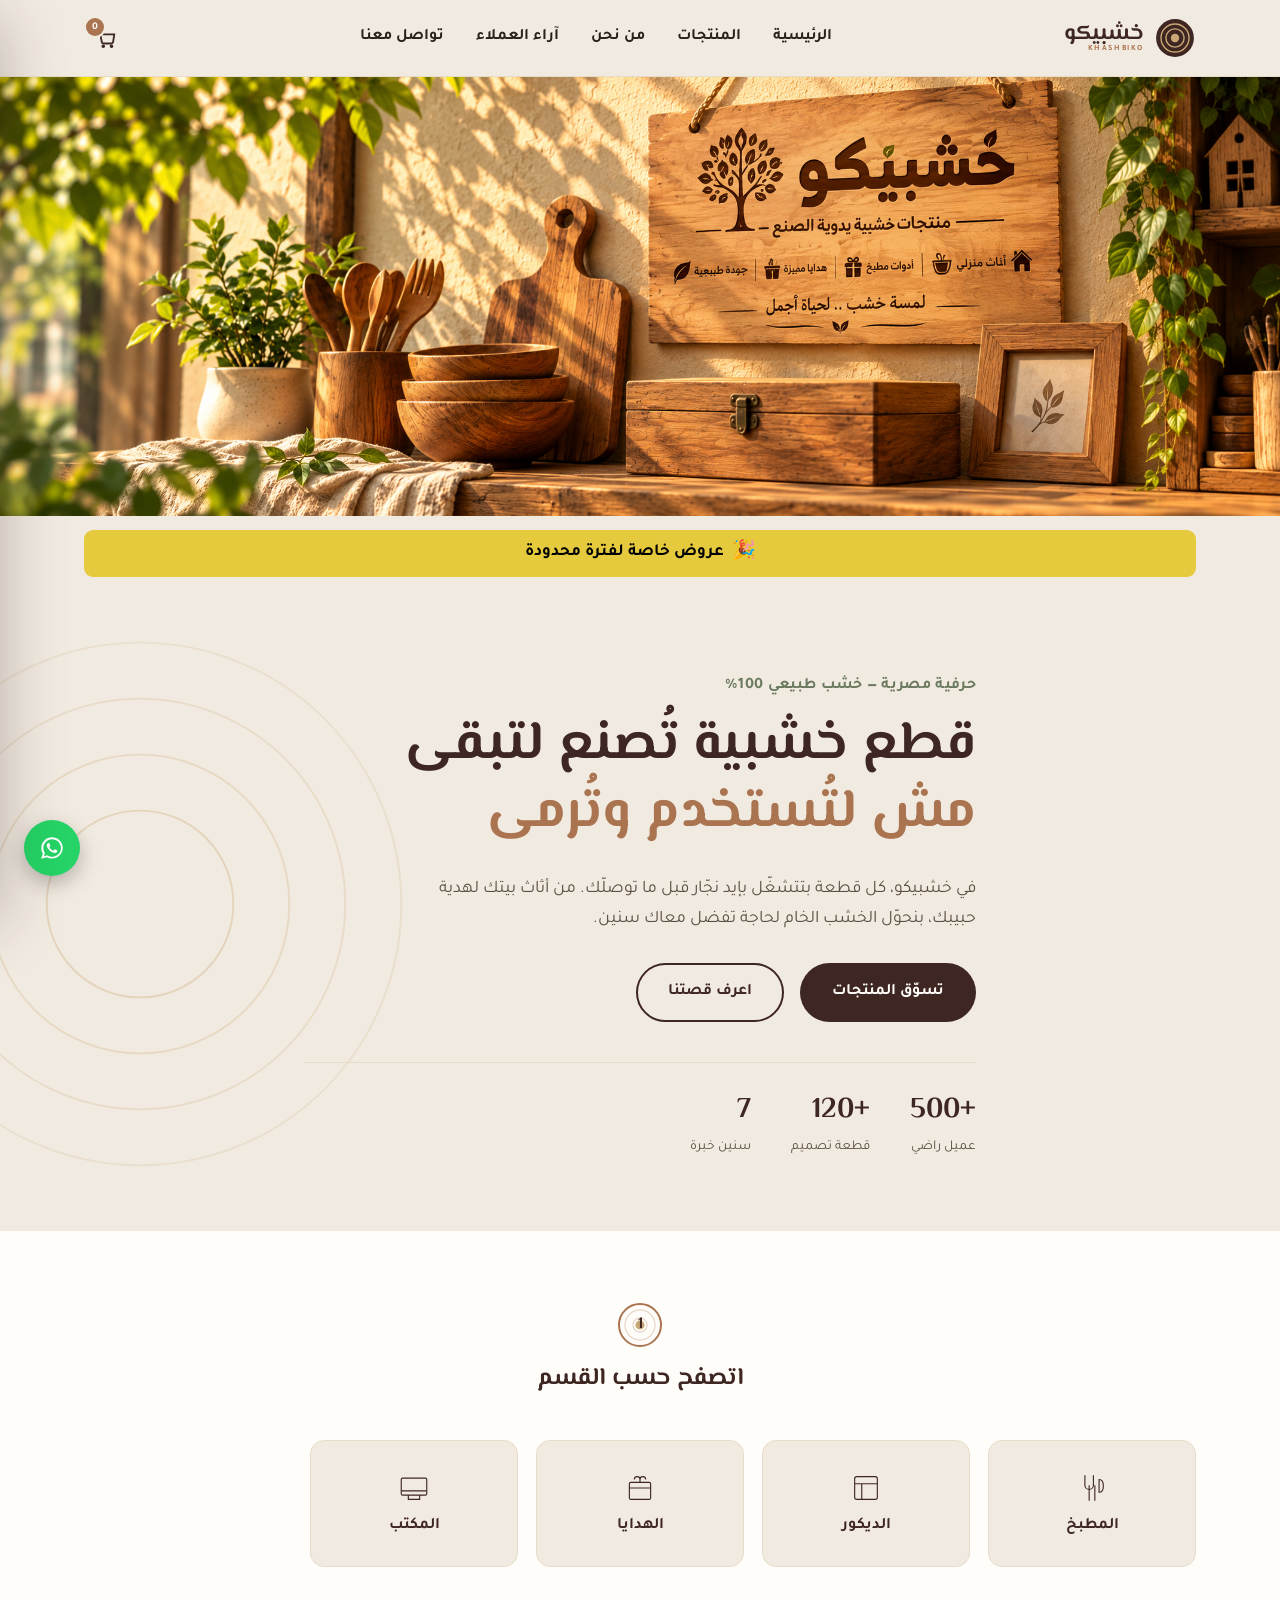
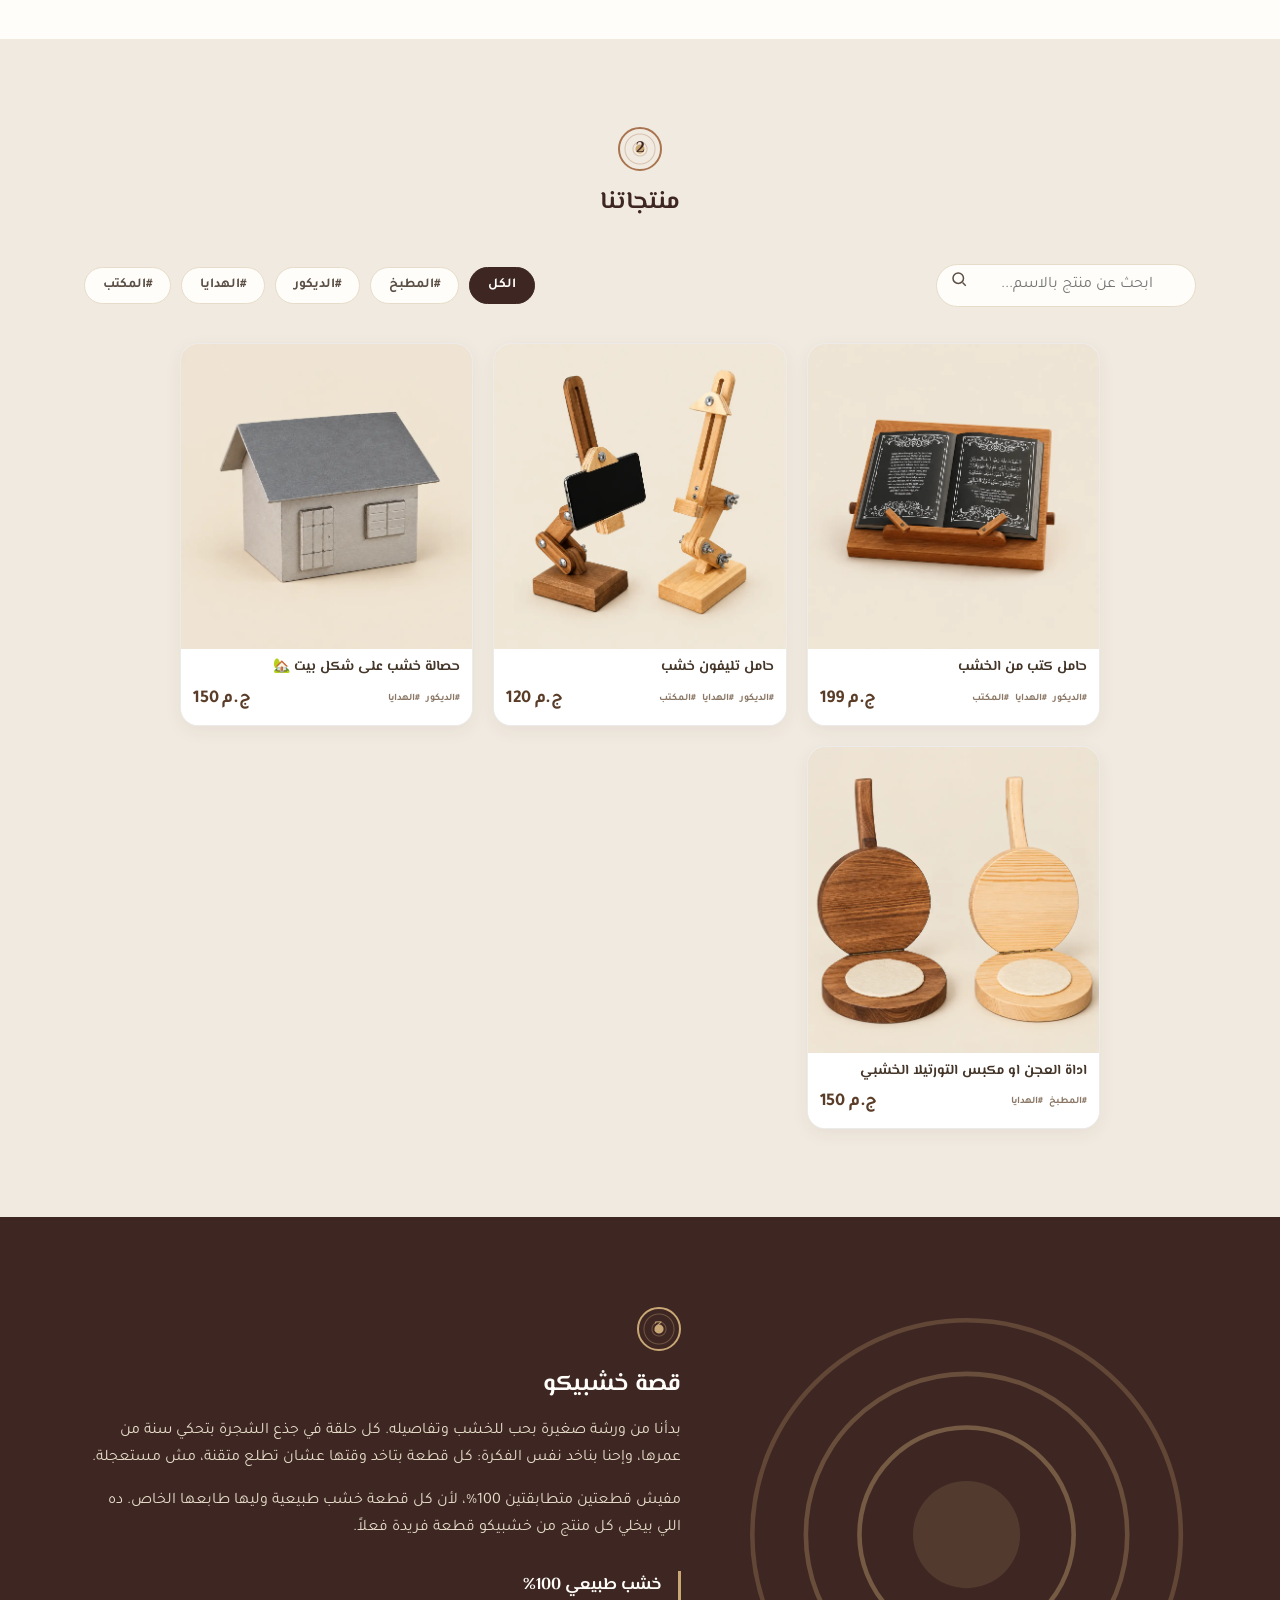
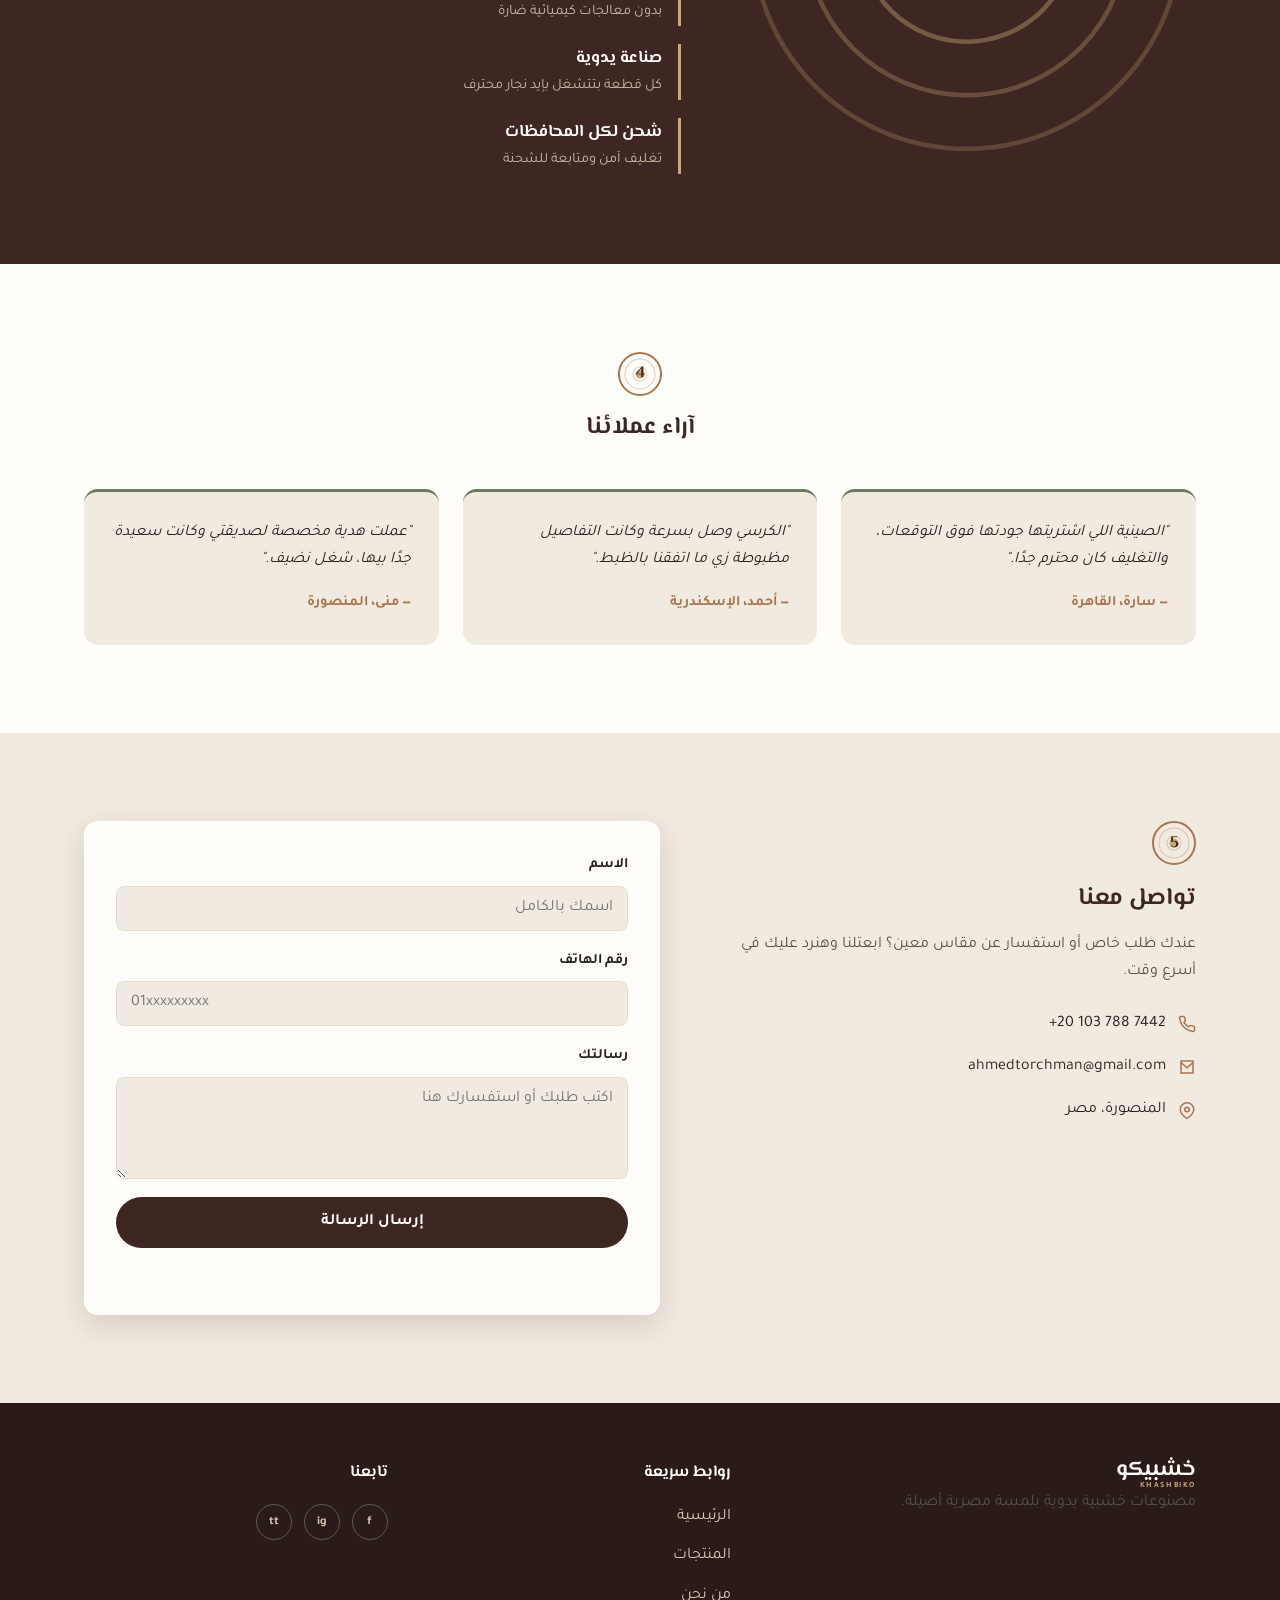
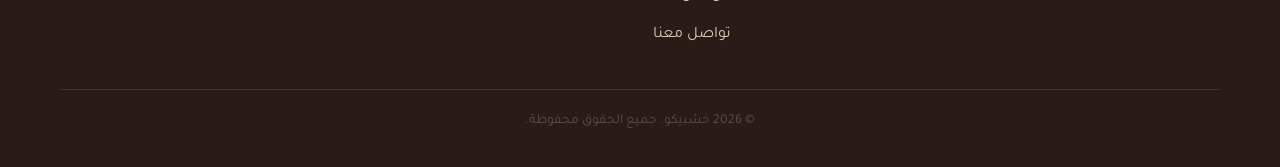
<file: index.html>
<!DOCTYPE html>
<html lang="ar" dir="rtl">
<head>

<!--google console line-->
  <meta name="google-site-verification" content="6FW_1AFLfswHMiN0LNbDyLdQhz4HhoJHKriEdgmnKsg" />

<!--google Analytics code-->
<!-- Google tag (gtag.js) -->
<script async src="https://www.googletagmanager.com/gtag/js?id=G-6DFH8B3LX7"></script>
<script>
  window.dataLayer = window.dataLayer || [];
  function gtag(){dataLayer.push(arguments);}
  gtag('js', new Date());

  gtag('config', 'G-6DFH8B3LX7');
</script>

<meta charset="UTF-8">
<meta name="viewport" content="width=device-width, initial-scale=1.0, viewport-fit=cover">

<!-- Basic SEO -->
<title>خشبيكو | قطع خشبية يدوية الصنع</title>
<meta name="description" content="خشبيكو - متجر مصنوعات خشبية يدوية: أثاث، ديكور، أدوات مطبخ وهدايا مخصصة من خشب طبيعي 100%.">
<meta name="author" content="خشبيكو">
<meta name="robots" content="index, follow">

<!-- Open Graph (Facebook / WhatsApp / LinkedIn) -->
<meta property="og:title" content="خشبيكو | قطع خشبية يدوية الصنع">
<meta property="og:description" content="أثاث وديكور وأدوات مطبخ وهدايا خشبية، مصنوعة يدويًا بخشب طبيعي 100%.">
<meta property="og:type" content="website">
<meta property="og:site_name" content="خشبيكو">

<!-- رابط الصفحة الرئيسية -->
<meta property="og:url" content="https://torchman22.github.io/khashbiko.com/">

<!-- صورة معاينة الموقع عند مشاركة الرابط -->
<meta property="og:image" content="https://torchman22.github.io/khashbiko.com/assets/images/main_image/main-pic.jpeg">
<!--<meta property="og:image:width" content="1200">
<meta property="og:image:height" content="630">-->
<meta property="og:image:alt" content="خشبيكو - منتجات خشبية يدوية الصنع">

<!-- Twitter / X -->
<meta name="twitter:card" content="summary_large_image">
<meta name="twitter:title" content="خشبيكو | قطع خشبية يدوية الصنع">
<meta name="twitter:description" content="أثاث وديكور وأدوات مطبخ وهدايا خشبية، مصنوعة يدويًا بخشب طبيعي 100%.">
<meta name="twitter:image" content="https://torchman22.github.io/khashbiko.com/assets/images/main_image/main-pic.jpeg">

<!-- Theme -->
<meta name="theme-color" content="#ffffff">

<link rel="icon" href="data:image/svg+xml,%3Csvg xmlns='http://www.w3.org/2000/svg' viewBox='0 0 100 100'%3E%3Ccircle cx='50' cy='50' r='45' fill='%233E2723'/%3E%3Ccircle cx='50' cy='50' r='33' fill='none' stroke='%23C9A876' stroke-width='4'/%3E%3Ccircle cx='50' cy='50' r='20' fill='none' stroke='%23C9A876' stroke-width='4'/%3E%3C/svg%3E">

<link rel="preconnect" href="https://fonts.googleapis.com">
<link rel="preconnect" href="https://fonts.gstatic.com" crossorigin>
<link href="https://fonts.googleapis.com/css2?family=El+Messiri:wght@500;600;700&family=Tajawal:wght@400;500;700;900&display=swap" rel="stylesheet">
<link rel="stylesheet" href="assets/css/style.css">

</head>
<body>

<!-- ===== Header ===== -->
<header class="site-header" id="top">
  <div class="container header-inner">
    <a href="#top" class="logo">
      <svg class="logo-rings" viewBox="0 0 60 60" width="42" height="42" aria-hidden="true">
        <circle cx="30" cy="30" r="27" fill="#3E2723"/>
        <circle cx="30" cy="30" r="20" fill="none" stroke="#C9A876" stroke-width="2"/>
        <circle cx="30" cy="30" r="13" fill="none" stroke="#C9A876" stroke-width="2"/>
        <circle cx="30" cy="30" r="6" fill="#C9A876"/>
      </svg>
      <span class="logo-text">خشبيكو<small>KHASHBIKO</small></span>
    </a>

    <nav class="main-nav" id="mainNav">
      <div class="nav-panel-header">
        <span class="logo-text">خشبيكو<small>KHASHBIKO</small></span>
        <button class="icon-btn" id="closeMenu" aria-label="إغلاق القائمة">
          <svg width="20" height="20" viewBox="0 0 24 24" fill="none" stroke="currentColor" stroke-width="2"><path d="M6 6l12 12M18 6L6 18"/></svg>
        </button>
      </div>
      <div class="nav-links">
        <a href="#home">الرئيسية</a>
        <a href="#products">المنتجات</a>
        <a href="#about">من نحن</a>
        <a href="#reviews">آراء العملاء</a>
        <a href="#contact">تواصل معنا</a>
      </div>
      <div class="nav-panel-footer">
        <a href="#" data-whatsapp-link target="_blank" rel="noopener" class="btn btn-primary btn-block">تواصل عبر واتساب</a>
        <div class="social-icons">
          <a href="#" data-social="facebook" aria-label="فيسبوك">f</a>
          <a href="#" data-social="instagram" aria-label="انستغرام">ig</a>
          <a href="#" data-social="tiktok" aria-label="تيك توك">tt</a>
        </div>
      </div>
    </nav>

    <div class="header-actions">
      <button class="cart-btn" id="cartBtn" aria-label="فتح سلة المشتريات">
        <svg width="22" height="22" viewBox="0 0 24 24" fill="none" stroke="currentColor" stroke-width="2"><path d="M3 4h2l2.4 12.4a2 2 0 002 1.6h8.4a2 2 0 002-1.7L21 8H6"/><circle cx="9" cy="21" r="1"/><circle cx="18" cy="21" r="1"/></svg>
        <span class="cart-count" id="cartCount">0</span>
      </button>
      <button class="menu-toggle" id="menuToggle" aria-label="فتح القائمة" aria-expanded="false">
        <span></span><span></span><span></span>
      </button>
    </div>
  </div>
</header>

  <!-- ===== Hero ===== -->
<section class="hero2" id="home">
  <!-- صورة البانر الرئيسية -->
  <div class="hero-banner" aria-hidden="true">
    <img
      src="assets/images/hero_image/ChatGPT Image Sep 30, 2026, 09_37_44 AM.png"
      alt=""
      loading="eager"
      fetchpriority="high"
    >
    <div class="hero-banner-overlay"></div>
  </div>    
</section>

<!-- ===== الشريط الإعلاني (يُملأ ويُعرض تلقائيًا من assets/js/announcements-data.js) ===== -->
<div class="announce-bar" id="announceBar" hidden>
  <div class="announce-inner">
    <div class="announce-viewport">
      <div class="announce-track" id="announceTrack"></div>
    </div>
  </div>
</div>
  
<!-- ===== Hero ===== -->
<section class="hero" id="home">
  <div class="hero-rings" aria-hidden="true">
    <svg viewBox="0 0 600 600" width="100%" height="100%">
      <circle cx="300" cy="300" r="280" fill="none" stroke="#C9A876" stroke-opacity="0.18" stroke-width="2"/>
      <circle cx="300" cy="300" r="220" fill="none" stroke="#C9A876" stroke-opacity="0.22" stroke-width="2"/>
      <circle cx="300" cy="300" r="160" fill="none" stroke="#C9A876" stroke-opacity="0.28" stroke-width="2"/>
      <circle cx="300" cy="300" r="100" fill="none" stroke="#C9A876" stroke-opacity="0.35" stroke-width="2"/>
    </svg>
  </div>
  <div class="container hero-inner">
    <p class="eyebrow">حرفية مصرية &mdash; خشب طبيعي 100%</p>
    <h1>قطع خشبية تُصنع لتبقى<br><span>مش لتُستخدم وتُرمى</span></h1>
    <p class="hero-text">في خشبيكو، كل قطعة بتتشغّل بإيد نجّار قبل ما توصلّك. من أثاث بيتك لهدية حبيبك، بنحوّل الخشب الخام لحاجة تفضل معاك سنين.</p>
    <div class="hero-cta">
      <a href="#products" class="btn btn-primary">تسوّق المنتجات</a>
      <a href="#about" class="btn btn-ghost">اعرف قصتنا</a>
    </div>
    <ul class="hero-stats">
      <li><strong>+500</strong><span>عميل راضي</span></li>
      <li><strong>+120</strong><span>قطعة تصميم</span></li>
      <li><strong>7</strong><span>سنين خبرة</span></li>
    </ul>
  </div>
</section>

<!-- ===== Categories (تُبنى تلقائيًا من ملف products-data.js) ===== -->
<section class="categories">
  <div class="container">
    <div class="section-head">
      <span class="ring-mark">1</span>
      <h2>اتصفح حسب القسم</h2>
    </div>
    <div class="cat-grid" id="categoryGrid">
      <!-- تُملأ تلقائيًا بواسطة app.js من PRODUCT_CATEGORIES -->
    </div>
  </div>
</section>

<!-- ===== Products (تُبنى تلقائيًا من ملف products-data.js) ===== -->
<section class="products" id="products">
  <div class="container">
    <div class="section-head">
      <span class="ring-mark">2</span>
      <h2>منتجاتنا</h2>
     <!--<p class="section-sub">لإضافة أو تعديل منتج، افتح ملف <code>assets/js/products-data.js</code></p>-->
    </div>

    <div class="products-toolbar">
      <div class="search-bar">
        <span class="search-icon">
          <svg width="18" height="18" viewBox="0 0 24 24" fill="none" stroke="currentColor" stroke-width="2"><circle cx="11" cy="11" r="7"/><path d="M21 21l-4.3-4.3"/></svg>
        </span>
        <input type="search" id="productSearch" placeholder="ابحث عن منتج بالاسم...">
      </div>
      <div class="filter-pills" id="categoryFilters">
        <!-- تُملأ تلقائيًا بواسطة app.js -->
      </div>
    </div>

    <div class="product-grid" id="productGrid">
      <!-- تُملأ تلقائيًا بواسطة app.js من PRODUCTS -->
    </div>
  </div>
</section>

<!-- ===== About ===== -->
<section class="about" id="about">
  <div class="container about-inner">
    <div class="about-rings" aria-hidden="true">
      <svg viewBox="0 0 300 300" width="100%" height="100%">
        <circle cx="150" cy="150" r="140" fill="none" stroke="#C9A876" stroke-opacity="0.25" stroke-width="3"/>
        <circle cx="150" cy="150" r="105" fill="none" stroke="#C9A876" stroke-opacity="0.3" stroke-width="3"/>
        <circle cx="150" cy="150" r="70" fill="none" stroke="#C9A876" stroke-opacity="0.4" stroke-width="3"/>
        <circle cx="150" cy="150" r="35" fill="#C9A876" fill-opacity="0.15"/>
      </svg>
    </div>
    <div class="about-text">
      <span class="ring-mark">3</span>
      <h2>قصة خشبيكو</h2>
      <p>بدأنا من ورشة صغيرة بحب للخشب وتفاصيله. كل حلقة في جذع الشجرة بتحكي سنة من عمرها، وإحنا بناخد نفس الفكرة: كل قطعة بتاخد وقتها عشان تطلع متقنة، مش مستعجلة.</p>
      <p>مفيش قطعتين متطابقتين 100%، لأن كل قطعة خشب طبيعية وليها طابعها الخاص. ده اللي بيخلي كل منتج من خشبيكو قطعة فريدة فعلاً.</p>
      <div class="about-points">
        <div class="point"><strong>خشب طبيعي 100%</strong><span>بدون معالجات كيميائية ضارة</span></div>
        <div class="point"><strong>صناعة يدوية</strong><span>كل قطعة بتتشغل بإيد نجار محترف</span></div>
        <div class="point"><strong>شحن لكل المحافظات</strong><span>تغليف آمن ومتابعة للشحنة</span></div>
      </div>
    </div>
  </div>
</section>

<!-- ===== Reviews ===== -->
<section class="reviews" id="reviews">
  <div class="container">
    <div class="section-head">
      <span class="ring-mark">4</span>
      <h2>آراء عملائنا</h2>
      <!--<p class="section-sub">آراء توضيحية &mdash; استبدلها بتقييمات عملائك الحقيقية</p>-->
    </div>
    <div class="review-grid">
      <div class="review-card">
        <p>"الصينية اللي اشتريتها جودتها فوق التوقعات، والتغليف كان محترم جدًا."</p>
        <span class="reviewer">— سارة، القاهرة</span>
      </div>
      <div class="review-card">
        <p>"الكرسي وصل بسرعة وكانت التفاصيل مظبوطة زي ما اتفقنا بالظبط."</p>
        <span class="reviewer">— أحمد، الإسكندرية</span>
      </div>
      <div class="review-card">
        <p>"عملت هدية مخصصة لصديقتي وكانت سعيدة جدًا بيها، شغل نضيف."</p>
        <span class="reviewer">— منى، المنصورة</span>
      </div>
    </div>
  </div>
</section>

<!-- ===== Contact ===== -->
<section class="contact" id="contact">
  <div class="container contact-inner">
    <div class="contact-info">
      <span class="ring-mark">5</span>
      <h2>تواصل معنا</h2>
      <p>عندك طلب خاص أو استفسار عن مقاس معين؟ ابعتلنا وهنرد عليك في أسرع وقت.</p>
      <ul class="contact-list">
        <li>
          <svg width="18" height="18" viewBox="0 0 24 24" fill="none" stroke="currentColor" stroke-width="2"><path d="M22 16.9v3a2 2 0 01-2.2 2 19.8 19.8 0 01-8.6-3.1 19.5 19.5 0 01-6-6A19.8 19.8 0 012.1 4.2 2 2 0 014.1 2h3a2 2 0 012 1.7c.1.9.3 1.8.6 2.7a2 2 0 01-.4 2.1L8 9.9a16 16 0 006 6l1.4-1.3a2 2 0 012.1-.4c.9.3 1.8.5 2.7.6a2 2 0 011.8 2z"/></svg>
          <span dir="ltr" id="infoPhone">+20 100 000 0000</span>
        </li>
        <li>
          <svg width="18" height="18" viewBox="0 0 24 24" fill="none" stroke="currentColor" stroke-width="2"><path d="M4 4h16v16H4z"/><path d="M4 6l8 7 8-7"/></svg>
          <span dir="ltr" id="infoEmail">hello@khashbiko.com</span>
        </li>
        <li>
          <svg width="18" height="18" viewBox="0 0 24 24" fill="none" stroke="currentColor" stroke-width="2"><path d="M21 10c0 6-9 12-9 12s-9-6-9-12a9 9 0 0118 0z"/><circle cx="12" cy="10" r="3"/></svg>
          <span id="infoAddress">القاهرة، مصر</span>
        </li>
      </ul>
    </div>

    <form class="contact-form" id="contactForm">
      <label>
        الاسم
        <input type="text" name="name" required placeholder="اسمك بالكامل">
      </label>
      <label>
        رقم الهاتف
        <input type="tel" name="phone" required placeholder="01xxxxxxxxx">
      </label>
      <label>
        رسالتك
        <textarea name="message" rows="4" required placeholder="اكتب طلبك أو استفسارك هنا"></textarea>
      </label>
      <button type="submit" class="btn btn-primary">إرسال الرسالة</button>
      <p class="form-note" id="formNote"></p>
    </form>
  </div>
</section>

<!-- ===== Footer ===== -->
<footer class="site-footer">
  <div class="container footer-inner">
    <div class="footer-brand">
      <span class="logo-text">خشبيكو<small>KHASHBIKO</small></span>
      <p>مصنوعات خشبية يدوية بلمسة مصرية أصيلة.</p>
    </div>
    <div class="footer-links">
      <h4>روابط سريعة</h4>
      <a href="#home">الرئيسية</a>
      <a href="#products">المنتجات</a>
      <a href="#about">من نحن</a>
      <a href="#contact">تواصل معنا</a>
    </div>
    <div class="footer-social">
      <h4>تابعنا</h4>
      <div class="social-icons">
        <a href="#" data-social="facebook" aria-label="فيسبوك">f</a>
        <a href="#" data-social="instagram" aria-label="انستغرام">ig</a>
        <a href="#" data-social="tiktok" aria-label="تيك توك">tt</a>
      </div>
    </div>
  </div>
  <div class="footer-bottom">
    <p>&copy; <span id="year"></span> خشبيكو. جميع الحقوق محفوظة.</p>
  </div>
</footer>

<!-- ===== Floating WhatsApp (الرقم من assets/js/config.js) ===== -->
<a href="#" data-whatsapp-link target="_blank" rel="noopener" class="whatsapp-float" aria-label="تواصل عبر واتساب">
  <svg width="26" height="26" viewBox="0 0 24 24" fill="currentColor"><path d="M12.04 2C6.58 2 2.13 6.45 2.13 11.91c0 1.87.51 3.62 1.4 5.13L2 22l5.13-1.5a9.9 9.9 0 004.9 1.28h.01c5.46 0 9.91-4.45 9.91-9.91S17.5 2 12.04 2zm0 18.06a8.1 8.1 0 01-4.14-1.13l-.3-.18-3.05.89.9-2.96-.2-.31a8.1 8.1 0 01-1.24-4.36c0-4.48 3.65-8.13 8.14-8.13 4.48 0 8.13 3.65 8.13 8.14 0 4.48-3.65 8.14-8.13 8.14zm4.46-6.09c-.24-.12-1.44-.71-1.66-.8-.22-.08-.39-.12-.55.12-.16.24-.63.79-.77.96-.14.16-.28.18-.53.06-.24-.12-1.02-.38-1.94-1.2-.72-.64-1.2-1.43-1.34-1.67-.14-.24-.02-.37.11-.5.11-.11.24-.28.36-.42.12-.14.16-.24.24-.4.08-.16.04-.3-.02-.42-.06-.12-.55-1.34-.76-1.83-.2-.48-.4-.42-.55-.42h-.47c-.16 0-.42.06-.64.3-.22.24-.85.83-.85 2.03 0 1.2.87 2.35.99 2.51.12.16 1.71 2.62 4.15 3.67.58.25 1.03.4 1.38.51.58.18 1.11.16 1.53.1.47-.07 1.44-.59 1.64-1.16.2-.57.2-1.06.14-1.16-.06-.1-.22-.16-.46-.28z"/></svg>
</a>

<!-- ===== Cart Drawer ===== -->
<div class="cart-overlay" id="cartOverlay"></div>
<aside class="cart-drawer" id="cartDrawer" role="dialog" aria-modal="true" aria-label="سلة المشتريات">
  <div class="cart-drawer-header">
    <h3>سلة المشتريات</h3>
    <button class="icon-btn" id="closeCart" aria-label="إغلاق السلة">
      <svg width="20" height="20" viewBox="0 0 24 24" fill="none" stroke="currentColor" stroke-width="2"><path d="M6 6l12 12M18 6L6 18"/></svg>
    </button>
  </div>
  <div class="cart-items" id="cartItems"></div>
  <div class="cart-footer">
    <div class="cart-total"><span>الإجمالي</span><strong id="cartTotal">0 ج.م</strong></div>
    <button class="btn btn-primary btn-block" id="checkoutBtn" disabled>إتمام الطلب عبر واتساب</button>
    <p class="cart-hint">هيتم فتح واتساب برسالة جاهزة تحتوي على طلبك، وتقدر تأكده مباشرة مع فريقنا.</p>
    <p class="form-note" id="cartEmptyNote"></p>
  </div>
</aside>

<!-- ===== Quick View Modal ===== -->
<div class="modal-overlay" id="modalOverlay"></div>
<div class="quick-view-modal" id="quickViewModal" role="dialog" aria-modal="true" aria-labelledby="qvTitle">
  <button class="icon-btn modal-close" id="closeQuickView" aria-label="إغلاق">
    <svg width="20" height="20" viewBox="0 0 24 24" fill="none" stroke="currentColor" stroke-width="2"><path d="M6 6l12 12M18 6L6 18"/></svg>
  </button>
  <div class="qv-media-wrap">
    <div class="qv-media" id="qvMedia"></div>
    <div class="qv-media-toggle" id="qvMediaToggle" hidden>
      <button type="button" class="media-toggle-btn active" data-mode="image">الصورة</button>
      <button type="button" class="media-toggle-btn" data-mode="video">الفيديو</button>
    </div>
  </div>
  <div class="qv-body">
    <div class="qv-tags" id="qvTags"></div>
    <h3 id="qvTitle"></h3>
    <p id="qvDesc"></p>
    <div class="qv-price" id="qvPrice"></div>
    <div class="qv-qty-row">
      <span>الكمية</span>
      <div class="qty-stepper">
        <button class="qty-btn" id="qvMinus" type="button" aria-label="تقليل الكمية">
          <svg width="14" height="14" viewBox="0 0 24 24" fill="none" stroke="currentColor" stroke-width="2"><path d="M5 12h14"/></svg>
        </button>
        <span id="qvQty">1</span>
        <button class="qty-btn" id="qvPlus" type="button" aria-label="زيادة الكمية">
          <svg width="14" height="14" viewBox="0 0 24 24" fill="none" stroke="currentColor" stroke-width="2"><path d="M12 5v14M5 12h14"/></svg>
        </button>
      </div>
    </div>
    <button class="btn btn-primary btn-block" id="qvAddCart" type="button">أضف للسلة</button>
    <a href="#" id="qvFullLink" class="qv-full-link">عرض صفحة المنتج كاملة ←</a>
  </div>
</div>

<!-- Toast -->
<div class="toast" id="toast"></div>

<!-- ملفات البيانات والإعدادات (رتّبها بهذا الترتيب دائمًا) -->
<script src="assets/js/config.js"></script>
<script src="assets/js/icons.js"></script>
<script src="assets/js/media-utils.js"></script>
<script src="assets/js/products-data.js"></script>
<script src="assets/js/announcements-data.js"></script>
<script src="assets/js/announcement-bar.js"></script>
<script src="assets/js/site-common.js"></script>
<script src="assets/js/app.js"></script>
</body>
</html>
</file>
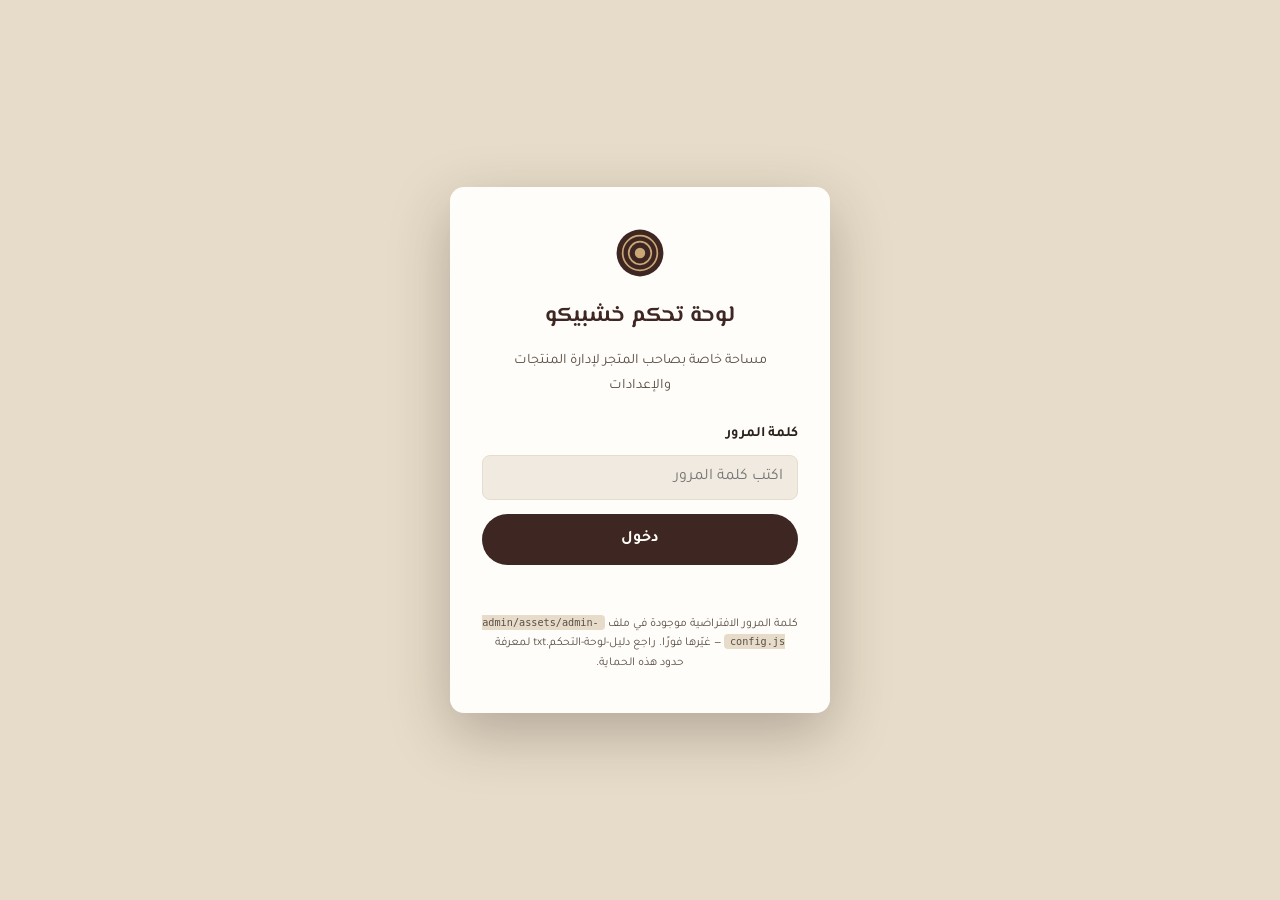
<file: admin/index.html>
<!DOCTYPE html>
<html lang="ar" dir="rtl">
<head>
<meta charset="UTF-8">
<meta name="viewport" content="width=device-width, initial-scale=1.0, viewport-fit=cover">
<title>لوحة تحكم خشبيكو</title>
<meta name="robots" content="noindex, nofollow">
<link rel="icon" href="data:image/svg+xml,%3Csvg xmlns='http://www.w3.org/2000/svg' viewBox='0 0 100 100'%3E%3Ccircle cx='50' cy='50' r='45' fill='%233E2723'/%3E%3Ccircle cx='50' cy='50' r='33' fill='none' stroke='%23C9A876' stroke-width='4'/%3E%3Ccircle cx='50' cy='50' r='20' fill='none' stroke='%23C9A876' stroke-width='4'/%3E%3C/svg%3E">
<link rel="preconnect" href="https://fonts.googleapis.com">
<link rel="preconnect" href="https://fonts.gstatic.com" crossorigin>
<link href="https://fonts.googleapis.com/css2?family=El+Messiri:wght@500;600;700&family=Tajawal:wght@400;500;700;900&display=swap" rel="stylesheet">
<link rel="stylesheet" href="../assets/css/style.css?v=6">
<link rel="stylesheet" href="assets/admin.css">
</head>
<body class="admin-body">

<!-- ===== شاشة الدخول ===== -->
<div class="login-screen" id="loginScreen">
  <form class="login-card" id="loginForm">
    <svg class="login-rings" viewBox="0 0 60 60" width="52" height="52" aria-hidden="true">
      <circle cx="30" cy="30" r="27" fill="#3E2723"/>
      <circle cx="30" cy="30" r="20" fill="none" stroke="#C9A876" stroke-width="2"/>
      <circle cx="30" cy="30" r="13" fill="none" stroke="#C9A876" stroke-width="2"/>
      <circle cx="30" cy="30" r="6" fill="#C9A876"/>
    </svg>
    <h1>لوحة تحكم خشبيكو</h1>
    <p class="login-sub">مساحة خاصة بصاحب المتجر لإدارة المنتجات والإعدادات</p>
    <label class="login-field">
      كلمة المرور
      <input type="password" id="loginPassword" placeholder="اكتب كلمة المرور" autocomplete="current-password" required>
    </label>
    <button type="submit" class="btn btn-primary btn-block">دخول</button>
    <p class="login-error" id="loginError"></p>
    <p class="login-hint">كلمة المرور الافتراضية موجودة في ملف <code>admin/assets/admin-config.js</code> — غيّرها فورًا. راجع دليل-لوحة-التحكم.txt لمعرفة حدود هذه الحماية.</p>
  </form>
</div>

<!-- ===== لوحة التحكم ===== -->
<div class="admin-shell" id="adminShell" hidden>

  <header class="admin-header">
    <div class="admin-header-inner">
      <span class="logo-text">خشبيكو<small>لوحة التحكم</small></span>
      <div class="admin-header-actions">
        <a href="../index.html" target="_blank" rel="noopener" class="btn btn-ghost btn-small-pad">عرض الموقع</a>
        <button type="button" class="btn btn-ghost btn-small-pad" id="logoutBtn">تسجيل خروج</button>
      </div>
    </div>
    <nav class="admin-tabs" id="adminTabs">
      <button type="button" class="admin-tab active" data-tab="products">المنتجات</button>
      <button type="button" class="admin-tab" data-tab="categories">الفئات</button>
      <button type="button" class="admin-tab" data-tab="announce">الشريط الإعلاني</button>
      <button type="button" class="admin-tab" data-tab="settings">الإعدادات</button>
      <button type="button" class="admin-tab" data-tab="export">الحفظ والتصدير</button>
    </nav>
  </header>

  <main class="admin-main">
    <div class="container">

      <!-- ===== تبويب المنتجات ===== -->
      <section class="admin-panel active" id="panelProducts">
        <div class="panel-toolbar">
          <div class="search-bar admin-search">
            <span class="search-icon">
              <svg width="18" height="18" viewBox="0 0 24 24" fill="none" stroke="currentColor" stroke-width="2"><circle cx="11" cy="11" r="7"/><path d="M21 21l-4.3-4.3"/></svg>
            </span>
            <input type="search" id="productAdminSearch" placeholder="ابحث في منتجاتك...">
          </div>
          <button type="button" class="btn btn-primary" id="addProductBtn">+ إضافة منتج جديد</button>
        </div>
        <div class="admin-table-wrap">
          <table class="admin-table" id="productsTable">
            <thead>
              <tr>
                <th>المنتج</th>
                <th>الفئات</th>
                <th>السعر</th>
                <th>الحالة</th>
                <th>إجراءات</th>
              </tr>
            </thead>
            <tbody id="productsTableBody"></tbody>
          </table>
        </div>
        <p class="admin-empty" id="productsEmptyState" hidden>لا توجد منتجات بعد. اضغط "إضافة منتج جديد" للبدء.</p>
      </section>

      <!-- ===== تبويب الفئات ===== -->
      <section class="admin-panel" id="panelCategories">
        <div class="panel-toolbar">
          <p class="panel-hint">الفئات هي الهاشتاجات اللي المنتجات بتتصنف تحتها، وبتظهر كفلاتر للعميل فوق قسم المنتجات.</p>
          <button type="button" class="btn btn-primary" id="addCategoryBtn">+ إضافة فئة جديدة</button>
        </div>
        <div class="admin-table-wrap">
          <table class="admin-table" id="categoriesTable">
            <thead>
              <tr>
                <th>الفئة</th>
                <th>المعرف</th>
                <th>عدد المنتجات</th>
                <th>إجراءات</th>
              </tr>
            </thead>
            <tbody id="categoriesTableBody"></tbody>
          </table>
        </div>
      </section>

      <!-- ===== تبويب الشريط الإعلاني ===== -->
      <section class="admin-panel" id="panelAnnounce">
        <p class="panel-hint">شريط رسائل قصيرة (عروض، إشعارات) يظهر أعلى الموقع تحت الهيدر مباشرة.</p>

        <div class="announce-preview-wrap">
          <p class="live-preview-label">معاينة مباشرة</p>
          <div class="announce-bar" id="previewAnnounceBar" hidden>
            <div class="announce-inner">
              <div class="announce-viewport">
                <div class="announce-track" id="previewAnnounceTrack"></div>
              </div>
            </div>
          </div>
        </div>

        <form class="admin-form settings-form" id="announceSettingsForm">
          <label class="toggle-row">
            <span>إظهار الشريط الإعلاني</span>
            <span class="toggle-switch">
              <input type="checkbox" id="anEnabled" checked>
              <span class="toggle-slider"></span>
            </span>
          </label>

          <div class="form-row">
            <label>
              نوع العرض
              <select id="anMode">
                <option value="animated">متحرك</option>
                <option value="static">ثابت (يتبدل كل فترة)</option>
              </select>
            </label>
            <label id="anDirectionWrap">
              اتجاه الحركة
              <select id="anDirection">
                <option value="rtl">من اليمين إلى اليسار</option>
                <option value="ltr">من اليسار إلى اليمين</option>
              </select>
            </label>
            <label id="anAlignWrap" hidden>
              مكان ظهور الإعلان
              <select id="anAlign">
                <option value="start">البداية (يمين)</option>
                <option value="center">المنتصف</option>
                <option value="end">النهاية (يسار)</option>
              </select>
            </label>
          </div>

          <div class="form-row">
            <label id="anSpeedWrap">
              سرعة الحركة
              <select id="anSpeed">
                <option value="slow">بطيئة</option>
                <option value="medium">متوسطة</option>
                <option value="fast">سريعة</option>
                <option value="custom">مخصصة</option>
              </select>
            </label>
            <label id="anCustomSpeedWrap" hidden>
              سرعة مخصصة (بكسل/ثانية)
              <input type="number" id="anCustomSpeed" min="5" step="5" value="60">
            </label>
          </div>

          <div class="form-row">
            <label>
              لون الخلفية
              <input type="color" id="anBgColor" value="#3E2723">
            </label>
            <label>
              لون النص
              <input type="color" id="anTextColor" value="#FFFDF9">
            </label>
          </div>
          <div class="form-row">
            <label>
              لون العناصر (الإيموجي وغيره)
              <input type="color" id="anAccentColor" value="#C9A876">
            </label>
            <label>
              استدارة الحواف (بكسل)
              <input type="number" id="anRadius" min="0" max="999" value="999">
            </label>
          </div>

          <div class="form-row">
            <label>
              حجم النص (بكسل)
              <input type="number" id="anTextSize" min="10" max="24" value="14">
            </label>
            <label>
              وزن النص
              <select id="anTextWeight">
                <option value="normal">عادي</option>
                <option value="bold">عريض</option>
              </select>
            </label>
          </div>
          <div class="form-row">
            <label>
              حجم الإيموجي (بكسل)
              <input type="number" id="anEmojiSize" min="10" max="32" value="16">
            </label>
            <label>
              حجم الصورة (بكسل)
              <input type="number" id="anImageSize" min="10" max="60" value="20">
            </label>
          </div>

          <button type="submit" class="btn btn-primary">حفظ إعدادات الشريط</button>
        </form>

        <hr class="field-divider">

        <div class="panel-toolbar">
          <p class="panel-hint">الرسائل اللي بتظهر جوا الشريط، بترتيب ظهورها.</p>
          <button type="button" class="btn btn-primary" id="addAnnouncementBtn">+ إضافة إعلان</button>
        </div>
        <div class="announcements-list" id="announcementsList"></div>
      </section>

      <!-- ===== تبويب الإعدادات ===== -->
      <section class="admin-panel" id="panelSettings">
        <p class="panel-hint">هذه الإعدادات تتحكم في رقم الواتساب، العملة، وبيانات التواصل الظاهرة في كل الموقع.</p>
        <form class="admin-form settings-form" id="settingsForm">
          <div class="form-grid">
            <label>
              رقم الواتساب (بصيغة دولية، بدون + وبدون صفر البداية)
              <input type="text" id="cfgWhatsapp" placeholder="201000000000" dir="ltr">
            </label>
            <label>
              رمز العملة
              <input type="text" id="cfgCurrency" placeholder="ج.م">
            </label>
            <label>
              رقم الهاتف الظاهر للعملاء
              <input type="text" id="cfgPhone" placeholder="+20 100 000 0000" dir="ltr">
            </label>
            <label>
              البريد الإلكتروني
              <input type="email" id="cfgEmail" placeholder="hello@khashbiko.com" dir="ltr">
            </label>
            <label class="span-2">
              العنوان
              <input type="text" id="cfgAddress" placeholder="القاهرة، مصر">
            </label>
            <label>
              رابط فيسبوك
              <input type="url" id="cfgFacebook" placeholder="https://facebook.com/..." dir="ltr">
            </label>
            <label>
              رابط انستجرام
              <input type="url" id="cfgInstagram" placeholder="https://instagram.com/..." dir="ltr">
            </label>
            <label>
              رابط تيك توك
              <input type="url" id="cfgTiktok" placeholder="https://tiktok.com/@..." dir="ltr">
            </label>
            <label class="span-2">
              رابط استقبال فورم التواصل (اختياري — Formspree أو مشابه)
              <input type="url" id="cfgFormAction" placeholder="https://formspree.io/f/xxxxxxx" dir="ltr">
            </label>
            <label class="span-2">
              رابط استقبال تقييمات العملاء (اختياري — ينفع نفس الرابط فوق أو رابط منفصل)
              <input type="url" id="cfgReviewFormAction" placeholder="https://formspree.io/f/yyyyyyy" dir="ltr">
            </label>
          </div>
          <button type="submit" class="btn btn-primary">حفظ الإعدادات</button>
        </form>
      </section>

      <!-- ===== تبويب الحفظ والتصدير ===== -->
      <section class="admin-panel" id="panelExport">
        <div class="export-notice">
          <h3>ليه محتاج "أصدّر" وأرفع بدل ما يتحفظ لوحده؟</h3>
          <p>موقع خشبيكو موقع ثابت (Static) من غير قاعدة بيانات أو سيرفر خلفي — وده اللي بيخليه سريع وسهل الاستضافة على أي مكان.
          التعديلات اللي بتعملها هنا بتتحفظ في متصفحك فقط (كمسودة عمل)، ولازم "تصدّرها" كملف وترفعه على استضافتك
          عشان تظهر لكل زوار الموقع. التفاصيل الكاملة في ملف <code>دليل-لوحة-التحكم.txt</code>.</p>
        </div>

        <div class="export-cards">
          <div class="export-card">
            <h4>1) ملف المنتجات والفئات</h4>
            <p>يحتوي كل منتجاتك وفئاتك الحالية بنفس تنسيق الملف الأصلي.</p>
            <button type="button" class="btn btn-primary btn-block" id="exportProductsBtn">⬇ تنزيل products-data.js</button>
          </div>
          <div class="export-card">
            <h4>2) ملف الإعدادات</h4>
            <p>رقم الواتساب، العملة، بيانات التواصل وروابط السوشيال ميديا.</p>
            <button type="button" class="btn btn-primary btn-block" id="exportConfigBtn">⬇ تنزيل config.js</button>
          </div>
          <div class="export-card">
            <h4>3) ملف الشريط الإعلاني</h4>
            <p>إعدادات الشريط الإعلاني وكل الإعلانات المضافة.</p>
            <button type="button" class="btn btn-primary btn-block" id="exportAnnouncementsBtn">⬇ تنزيل announcements-data.js</button>
          </div>
        </div>

        <ol class="export-steps">
          <li>اضغط زر التنزيل المناسب فوق — هينزل الملف باسمه الصحيح جاهزًا للرفع.</li>
          <li>افتح مدير الملفات في استضافتك وادخل مجلد <code>assets/js</code>.</li>
          <li>ارفع الملف الجديد فوق القديم بنفس الاسم (استبدال).</li>
          <li>افتح موقعك وتأكد إن التعديلات ظهرت.</li>
        </ol>

        <div class="export-footer">
          <p class="draft-status" id="draftStatus">لا توجد تعديلات محفوظة محليًا بعد.</p>
          <button type="button" class="btn btn-ghost" id="resetDraftBtn">استرجاع النسخة الحالية من الموقع</button>
        </div>
      </section>

    </div>
  </main>
</div>

<!-- ===== نافذة إضافة/تعديل منتج ===== -->
<div class="modal-overlay" id="adminModalOverlay"></div>
<div class="admin-modal admin-modal-lg" id="productModal" role="dialog" aria-modal="true" aria-labelledby="productModalTitle">
  <div class="admin-modal-header">
    <h3 id="productModalTitle">إضافة منتج جديد</h3>
    <button type="button" class="icon-btn" id="closeProductModal" aria-label="إغلاق">
      <svg width="20" height="20" viewBox="0 0 24 24" fill="none" stroke="currentColor" stroke-width="2"><path d="M6 6l12 12M18 6L6 18"/></svg>
    </button>
  </div>
  <div class="admin-modal-body two-col">
    <form class="admin-form" id="productForm">
      <input type="hidden" id="fldProductId">

      <label>
        اسم المنتج
        <input type="text" id="fldName" required placeholder="مثال: صينية تقديم خشب الزان">
      </label>

      <div class="form-row">
        <label>
          السعر الحالي
          <input type="number" id="fldPrice" min="0" step="0.01" required placeholder="450">
        </label>
        <label>
          السعر قبل الخصم (اختياري)
          <input type="number" id="fldOldPrice" min="0" step="0.01" placeholder="اتركه فارغًا لو مفيش خصم">
        </label>
      </div>

      <label>
        الفئات (يمكن اختيار أكثر من واحدة)
        <span class="checkbox-grid" id="fldCategories"></span>
      </label>

      <label>
        الوصف
        <textarea id="fldDescription" rows="3" placeholder="وصف قصير وواضح للمنتج"></textarea>
        <span class="field-hint">وصف قصير (سطر أو سطرين) بيظهر بشكل أوضح في الكروت.</span>
      </label>

      <div class="form-row">
        <label>
          الأيقونة البديلة (تظهر لو مفيش صورة)
          <select id="fldIcon"></select>
        </label>
        <label>
          الشارة (اختياري)
          <input type="text" id="fldBadge" placeholder="مثال: جديد">
        </label>
      </div>
      <div class="badge-presets" id="badgePresets"></div>

      <label class="toggle-row">
        <span>متوفر للبيع</span>
        <span class="toggle-switch">
          <input type="checkbox" id="fldInStock" checked>
          <span class="toggle-slider"></span>
        </span>
      </label>

      <hr class="field-divider">

      <label>
        صورة المنتج
        <input type="file" id="fldImageFile" accept="image/*">
      </label>
      <div class="image-tools" id="imageTools" hidden>
        <img id="imagePreview" class="image-preview" alt="معاينة الصورة">
        <div class="image-tools-actions">
          <button type="button" class="btn btn-small" id="downloadImageBtn">⬇ تنزيل الصورة بالاسم الصحيح</button>
          <span class="field-hint">نزّل الصورة بهذا الاسم، وارفعها لمجلد <code>assets/images/products</code> عن طريق مدير الملفات.</span>
        </div>
      </div>
      <label>
        مسار الصورة في الموقع
        <input type="text" id="fldImagePath" placeholder="assets/images/products/p001.jpg" dir="ltr">
        <span class="field-hint">يتم تعبئته تلقائيًا عند اختيار صورة، أو اكتبه يدويًا لو الصورة مرفوعة بالفعل.</span>
      </label>

      <hr class="field-divider">

      <label>
        رابط فيديو المنتج (اختياري — يوتيوب / Vimeo / رابط ملف مباشر)
        <input type="url" id="fldVideo" placeholder="https://youtube.com/watch?v=..." dir="ltr">
      </label>
      <div class="video-preview-wrap" id="videoPreviewWrap" hidden>
        <div class="video-preview" id="videoPreview"></div>
      </div>

      <hr class="field-divider">

      <label>
        معرض الصور الإضافية (اختياري)
        <span class="field-hint">صور إضافية غير الصورة الرئيسية، بتظهر في معرض صفحة تفاصيل المنتج فقط.</span>
      </label>
      <div class="gallery-list" id="galleryList"></div>
      <button type="button" class="btn btn-small" id="addGalleryImageBtn">+ إضافة صورة للمعرض</button>

      <hr class="field-divider">

      <label>
        المواصفات (اختياري)
        <span class="field-hint">مثل الخامة، المقاس، اللون، الوزن — بتظهر في صفحة تفاصيل المنتج فقط. لو مفيش مواصفات، القسم مش هيظهر للعميل.</span>
      </label>
      <div class="specs-list" id="specsList"></div>
      <button type="button" class="btn btn-small" id="addSpecBtn">+ إضافة مواصفة</button>

      <hr class="field-divider">

      <label>
        تقييمات العملاء المنشورة (اختياري)
        <span class="field-hint">تقييمات راجعتها ووافقت عليها بنفسك (وصلتك بالإيميل من فورم صفحة المنتج، أو جمعتها من مصدر تاني). دي اللي بتظهر لكل زوار الموقع.</span>
      </label>
      <div class="reviews-list" id="reviewsList"></div>
      <button type="button" class="btn btn-small" id="addReviewBtn">+ إضافة تقييم</button>

      <a href="#" id="viewFullPageLink" class="view-full-page-link" target="_blank" rel="noopener" hidden>🔗 عرض صفحة المنتج كاملة</a>
    </form>

    <aside class="live-preview">
      <p class="live-preview-label">معاينة مباشرة</p>
      <div class="live-preview-frame" id="livePreviewFrame"></div>
    </aside>
  </div>
  <div class="admin-modal-footer">
    <button type="button" class="btn btn-ghost" id="cancelProductBtn">إلغاء</button>
    <button type="submit" form="productForm" class="btn btn-primary" id="saveProductBtn">حفظ المنتج</button>
  </div>
</div>

<!-- ===== نافذة إضافة/تعديل فئة ===== -->
<div class="admin-modal" id="categoryModal" role="dialog" aria-modal="true" aria-labelledby="categoryModalTitle">
  <div class="admin-modal-header">
    <h3 id="categoryModalTitle">إضافة فئة جديدة</h3>
    <button type="button" class="icon-btn" id="closeCategoryModal" aria-label="إغلاق">
      <svg width="20" height="20" viewBox="0 0 24 24" fill="none" stroke="currentColor" stroke-width="2"><path d="M6 6l12 12M18 6L6 18"/></svg>
    </button>
  </div>
  <div class="admin-modal-body">
    <form class="admin-form" id="categoryForm">
      <input type="hidden" id="catFldId">
      <label>
        اسم الفئة (الاسم الظاهر للعميل)
        <input type="text" id="catFldLabel" required placeholder="مثال: أطفال">
      </label>
      <label>
        المعرف بالإنجليزي (اختياري)
        <input type="text" id="catFldSlug" placeholder="سيُنشأ تلقائيًا لو تركته فارغًا" dir="ltr">
        <span class="field-hint">حروف إنجليزية صغيرة وأرقام وشرطات فقط، بدون مسافات.</span>
      </label>
      <label>
        الأيقونة
        <select id="catFldIcon"></select>
      </label>
    </form>
  </div>
  <div class="admin-modal-footer">
    <button type="button" class="btn btn-ghost" id="cancelCategoryBtn">إلغاء</button>
    <button type="submit" form="categoryForm" class="btn btn-primary">حفظ الفئة</button>
  </div>
</div>

<!-- ===== نافذة إضافة/تعديل إعلان ===== -->
<div class="admin-modal" id="announcementModal" role="dialog" aria-modal="true" aria-labelledby="announcementModalTitle">
  <div class="admin-modal-header">
    <h3 id="announcementModalTitle">إضافة إعلان</h3>
    <button type="button" class="icon-btn" id="closeAnnouncementModal" aria-label="إغلاق">
      <svg width="20" height="20" viewBox="0 0 24 24" fill="none" stroke="currentColor" stroke-width="2"><path d="M6 6l12 12M18 6L6 18"/></svg>
    </button>
  </div>
  <div class="admin-modal-body">
    <form class="admin-form" id="announcementForm">
      <input type="hidden" id="anFldId">
      <label>
        نص الإعلان
        <input type="text" id="anFldText" required placeholder="مثال: عروض خاصة لفترة محدودة">
      </label>
      <div class="form-row">
        <label>
          إيموجي (اختياري)
          <input type="text" id="anFldEmoji" placeholder="🎉" maxlength="4">
        </label>
        <label>
          رابط عند الضغط (اختياري)
          <input type="text" id="anFldLink" placeholder="index.html#products" dir="ltr">
        </label>
      </div>

      <label>
        صورة صغيرة (اختياري)
        <input type="file" id="anFldImageFile" accept="image/*">
      </label>
      <div class="image-tools" id="anImageTools" hidden>
        <img id="anImagePreview" class="image-preview" alt="معاينة الصورة">
        <div class="image-tools-actions">
          <button type="button" class="btn btn-small" id="anDownloadImageBtn">⬇ تنزيل الصورة بالاسم الصحيح</button>
          <span class="field-hint">ارفعها لمجلد <code>assets/images/announcements</code> بعد التنزيل.</span>
        </div>
      </div>
      <label>
        مسار الصورة
        <input type="text" id="anFldImagePath" placeholder="assets/images/announcements/a1.jpg" dir="ltr">
      </label>

      <label class="toggle-row">
        <span>الإعلان مفعّل</span>
        <span class="toggle-switch">
          <input type="checkbox" id="anFldEnabled" checked>
          <span class="toggle-slider"></span>
        </span>
      </label>
    </form>
  </div>
  <div class="admin-modal-footer">
    <button type="button" class="btn btn-ghost" id="cancelAnnouncementBtn">إلغاء</button>
    <button type="submit" form="announcementForm" class="btn btn-primary">حفظ الإعلان</button>
  </div>
</div>

<!-- Toast -->
<div class="toast" id="toast"></div>

<script src="../assets/js/config.js"></script>
<script src="../assets/js/icons.js"></script>
<script src="../assets/js/media-utils.js"></script>
<script src="../assets/js/products-data.js"></script>
<script src="../assets/js/announcements-data.js"></script>
<script src="../assets/js/announcement-bar.js"></script>
<script src="assets/admin-config.js"></script>
<script src="assets/admin.js"></script>
</body>
</html>
</file>
<file: assets/css/style.css>
/*الفهرس :
copy line and search for it
للتعديل على حجم الكرت للمنتجات الرئيسية

*/


/* =========================================================
   KHASHBIKO — Design tokens
   Palette: walnut #3E2723, oak #A9744F, gold-ring #C9A876,
            sage #6B7A5E, paper #F1EAE0, ink #2A211C
   Display: 'El Messiri' — Body: 'Tajawal'
   Signature: concentric "wood ring" motif for numbering & dividers
   ========================================================= */

:root{
  --walnut:#3E2723;
  --walnut-deep:#2A1B18;
  --oak:#A9744F;
  --gold:#C9A876;
  --sage:#6B7A5E;
  --rust:#B5533C;
  --paper:#F1EAE0;
  --paper-2:#E7DCC9;
  --ink:#2A211C;
  --ink-soft:#5B4F45;
  --white:#FFFDF9;
  --radius:14px;
  --radius-sm:8px;
  --shadow:0 10px 30px rgba(42,27,24,0.14);
  --shadow-lg:0 20px 60px rgba(42,27,24,0.28);
  --container:1160px;

  /* لون الخلفية الظاهر حوالين صور المنتجات (في الكروت، معرض صفحة
     المنتج، والعرض السريع) — الصورة بتتعرض كاملة من غير قص، فأي
     مساحة فاضية حواليها بتاخد اللون ده. غيّر القيمة دي بس عشان
     تغيّر لون الخلفية في كل أماكن عرض الصور دفعة واحدة. */
  --product-image-bg:#F1EAE0;
}

*,*::before,*::after{box-sizing:border-box;}
html{scroll-behavior:smooth;}
html,body{overflow-x:hidden;max-width:100%;}
/* The HTML "hidden" attribute must always win over any class that sets
   its own display value (e.g. display:flex on a panel also toggled via
   .hidden = true/false in JS) — otherwise elements meant to be hidden
   stay visible and stack on top of/above the content meant to replace them. */
[hidden]{display:none !important;}
body{
  margin:0;
  background:var(--paper);
  color:var(--ink);
  font-family:'Tajawal',sans-serif;
  line-height:1.7;
  -webkit-font-smoothing:antialiased;
}
body.cart-open,body.modal-open,body.menu-open{overflow:hidden;}
h1,h2,h3,.logo-text{font-family:'El Messiri',serif;}
h1,h2,h3{color:var(--walnut);margin:0 0 .5em;}
p{margin:0 0 1em;color:var(--ink-soft);}
a{color:inherit;text-decoration:none;}
img{max-width:100%;display:block;}
button{font-family:inherit;}
.container{max-width:var(--container);margin:0 auto;padding:0 24px;}
code{background:var(--paper-2);padding:2px 6px;border-radius:4px;font-size:.85em;}

@media (prefers-reduced-motion: reduce){
  html{scroll-behavior:auto;}
  *{animation:none !important;transition:none !important;}
}

/* Focus visibility */
a:focus-visible,button:focus-visible,input:focus-visible,textarea:focus-visible{
  outline:3px solid var(--sage);outline-offset:2px;
}

/* Buttons */
.btn{
  display:inline-block;
  padding:14px 30px;
  border-radius:999px;
  font-weight:700;
  border:2px solid transparent;
  cursor:pointer;
  transition:transform .15s ease, box-shadow .15s ease, background .2s ease;
  font-size:1rem;
}
.btn-primary{background:var(--walnut);color:var(--white);}
.btn-primary:hover{background:var(--walnut-deep);transform:translateY(-2px);box-shadow:var(--shadow);}
.btn-primary:disabled{background:#B9AFA3;cursor:not-allowed;transform:none;box-shadow:none;}
.btn-ghost{background:transparent;color:var(--walnut);border-color:var(--walnut);}
.btn-ghost:hover{background:var(--walnut);color:var(--white);}
.btn-small{padding:9px 18px;font-size:.85rem;background:var(--oak);color:var(--white);border-radius:999px;border:none;cursor:pointer;}
.btn-small:hover{background:var(--walnut);}
.btn-small:disabled{background:#C9BFB3;color:#fff;cursor:not-allowed;}
.btn-block{display:block;width:100%;text-align:center;}

.icon-btn{
  background:none;border:none;cursor:pointer;color:var(--walnut);
  width:36px;height:36px;border-radius:50%;
  display:flex;align-items:center;justify-content:center;
  transition:background .15s ease;
}
.icon-btn:hover{background:var(--paper-2);}

/* Section head + signature ring numbering */
.section-head{text-align:center;max-width:640px;margin:0 auto 40px;position:relative;padding-top:56px;}
.section-sub{color:var(--ink-soft);font-size:.95rem;}
.ring-mark{
  position:absolute;top:0;right:50%;transform:translateX(50%);
  width:44px;height:44px;border-radius:50%;
  display:flex;align-items:center;justify-content:center;
  font-family:'El Messiri',serif;font-weight:700;color:var(--walnut);
  background:
    radial-gradient(circle at center, var(--gold) 0 4px, transparent 5px),
    repeating-radial-gradient(circle at center, transparent 0 6px, rgba(169,116,79,.35) 7px, transparent 8px);
  border:2px solid var(--oak);
}
.about .ring-mark,.contact .ring-mark{position:static;transform:none;margin-bottom:14px;}

/* ===== Header ===== */
.site-header{
  position:sticky;top:0;z-index:100;
  background:rgba(241,234,224,.94);
  backdrop-filter:blur(8px);
  border-bottom:1px solid var(--paper-2);
}
.header-inner{display:flex;align-items:center;justify-content:space-between;height:76px;gap:24px;}
.logo{display:flex;align-items:center;gap:10px;min-width:0;}
.logo-text{font-size:1.4rem;font-weight:700;color:var(--walnut);display:flex;flex-direction:column;line-height:1;white-space:nowrap;}
.logo-text small{font-size:.5rem;letter-spacing:.2em;color:var(--oak);font-family:'Tajawal',sans-serif;font-weight:700;}

/* Desktop: plain horizontal nav. The nav-panel-header/footer are mobile-only
   and stay hidden until the nav becomes a slide-in panel (see responsive section). */
.main-nav{display:flex;align-items:center;}
.nav-panel-header,.nav-panel-footer{display:none;}
.nav-links{display:flex;gap:32px;}
.nav-links a{font-weight:700;color:var(--ink);position:relative;padding:6px 0;}
.nav-links a::after{content:"";position:absolute;bottom:0;right:0;left:0;height:2px;background:var(--oak);transform:scaleX(0);transition:transform .2s ease;}
.nav-links a:hover::after,.nav-links a:focus-visible::after{transform:scaleX(1);}

.header-actions{display:flex;align-items:center;gap:8px;}
.cart-btn{
  position:relative;background:none;border:none;cursor:pointer;color:var(--walnut);
  padding:10px;width:44px;height:44px;display:flex;align-items:center;justify-content:center;
  border-radius:50%;transition:background .15s ease;
}
.cart-btn:hover{background:var(--paper-2);}
.cart-count{
  position:absolute;top:2px;left:2px;background:var(--oak);color:var(--white);
  font-size:.65rem;font-weight:700;min-width:18px;height:18px;border-radius:50%;
  display:flex;align-items:center;justify-content:center;padding:0 2px;
  box-shadow:0 0 0 2px var(--paper);
}
.menu-toggle{
  display:none;flex-direction:column;justify-content:center;align-items:center;gap:5px;
  background:none;border:none;cursor:pointer;padding:10px;width:44px;height:44px;border-radius:50%;
  transition:background .15s ease;
}
.menu-toggle:hover{background:var(--paper-2);}
.menu-toggle span{width:22px;height:2px;background:var(--walnut);border-radius:2px;transition:transform .25s ease, opacity .2s ease;}
body.menu-open .menu-toggle span:nth-child(1){transform:translateY(7px) rotate(45deg);}
body.menu-open .menu-toggle span:nth-child(2){opacity:0;}
body.menu-open .menu-toggle span:nth-child(3){transform:translateY(-7px) rotate(-45deg);}

/* ===== الشريط الإعلاني =====
   القيم زي --announce-bg بتتحدد ديناميكيًا من لوحة التحكم عبر JS
   (element.style.setProperty)، والقيم هنا مجرد قيم افتراضية احتياطية. */
.announce-bar{
  --announce-bg:#3E2723;
  --announce-text:#FFFDF9;
  --announce-accent:#C9A876;
  --announce-text-size:14px;
  --announce-text-weight:400;
  --announce-emoji-size:16px;
  --announce-image-size:20px;
  --announce-radius:999px;
  max-width:var(--container);
  margin:14px auto 0;
  padding:0 24px;
}
.announce-inner{
  background:var(--announce-bg);
  border-radius:var(--announce-radius);
  overflow:hidden;
}
.announce-viewport{overflow:hidden;width:100%;}
.announce-track{
  display:flex;align-items:center;gap:40px;width:max-content;
  padding:9px 20px;
  transition:opacity .26s ease;
}
.announce-track.is-fading{opacity:0;}
.announce-track-static{
  width:100%;justify-content:center;flex-wrap:wrap;text-align:center;white-space:normal;
}
.announce-item{
  display:inline-flex;align-items:center;gap:8px;white-space:nowrap;
  color:var(--announce-text);text-decoration:none;
}
.announce-track-static .announce-item{white-space:normal;}
.announce-item-link:hover{opacity:.85;}
.announce-emoji{
  font-size:clamp(12px, 3.6vw, var(--announce-emoji-size));line-height:1;flex-shrink:0;
}
.announce-image{
  height:clamp(14px, 4.2vw, var(--announce-image-size));width:auto;object-fit:contain;
  border-radius:4px;flex-shrink:0;display:block;
}
.announce-text{
  font-size:clamp(11.5px, 3.3vw, var(--announce-text-size));
  font-weight:var(--announce-text-weight);
  color:var(--announce-text);
}

@keyframes announce-scroll-rtl{from{transform:translateX(0);}to{transform:translateX(-50%);}}
@keyframes announce-scroll-ltr{from{transform:translateX(-50%);}to{transform:translateX(0);}}

@media (hover:hover){
  .announce-bar.is-animated:hover .announce-track{animation-play-state:paused;}
}
@media (prefers-reduced-motion: reduce){
  .announce-track{animation:none !important;transform:none !important;}
}

/* ===== Hero ===== */
.hero{position:relative;overflow:hidden;padding:96px 0 72px;}
.hero-rings{position:absolute;left:-140px;top:50%;transform:translateY(-50%);width:560px;height:560px;pointer-events:none;}
.hero-inner{position:relative;max-width:720px;}
.eyebrow{color:var(--sage);font-weight:700;letter-spacing:.02em;margin-bottom:12px;}
.hero h1{font-size:clamp(2.2rem,5vw,3.4rem);line-height:1.25;}
.hero h1 span{color:var(--oak);}
.hero-text{font-size:1.1rem;max-width:560px;}
.hero-cta{display:flex;gap:16px;flex-wrap:wrap;margin:28px 0 40px;}
.hero-stats{list-style:none;display:flex;gap:40px;padding:0;margin:0;border-top:1px solid var(--paper-2);padding-top:24px;}
.hero-stats li{display:flex;flex-direction:column;}
.hero-stats strong{font-family:'El Messiri',serif;font-size:1.8rem;color:var(--walnut);}
.hero-stats span{font-size:.85rem;color:var(--ink-soft);}

/* ===== Categories ===== */
.categories{padding:72px 0;background:var(--white);}
.cat-grid{display:grid;grid-template-columns:repeat(5,1fr);gap:18px;}
.cat-card{
  background:var(--paper);border:1px solid var(--paper-2);border-radius:var(--radius);
  padding:30px 14px;text-align:center;display:flex;flex-direction:column;align-items:center;gap:12px;
  color:var(--walnut);transition:transform .18s ease, box-shadow .18s ease, background .2s ease;
  cursor:pointer;width:100%;font-size:1rem;
}
.cat-card:hover{transform:translateY(-4px);box-shadow:var(--shadow);background:var(--white);}
.cat-card span{font-weight:700;}

/* ===== Products toolbar (search + filter pills) ===== */
.products-toolbar{
  display:flex;flex-wrap:wrap;align-items:center;justify-content:space-between;gap:16px;
  margin-bottom:36px;
}
.search-bar{
  position:relative;flex:0 0 260px;max-width:100%;
}
.search-bar input{
  width:100%;padding:11px 42px 11px 16px;border-radius:999px;border:1px solid var(--paper-2);
  background:var(--white);font-family:'Tajawal',sans-serif;font-size:1rem;color:var(--ink);
}
.search-bar input:focus{outline:none;border-color:var(--oak);box-shadow:0 0 0 3px rgba(169,116,79,.15);}
.search-icon{position:absolute;top:50%;left:14px;transform:translateY(-50%);color:var(--ink-soft);pointer-events:none;}
.filter-pills{display:flex;flex-wrap:wrap;gap:10px;}
.filter-pill{
  border:1px solid var(--paper-2);background:var(--white);color:var(--ink-soft);
  padding:9px 18px;border-radius:999px;font-weight:700;font-size:.85rem;cursor:pointer;
  transition:background .15s ease, color .15s ease, border-color .15s ease;
}
.filter-pill:hover{border-color:var(--oak);color:var(--walnut);}
.filter-pill.active{background:var(--walnut);color:var(--white);border-color:var(--walnut);}

/* ===== Products ===== */
.products{padding:88px 0;}
.product-grid{display:grid;grid-template-columns:repeat(3,1fr);gap:28px;}
.empty-state{
  grid-column:1/-1;text-align:center;padding:60px 20px;color:var(--ink-soft);
  background:var(--white);border-radius:var(--radius);border:1px dashed var(--paper-2);
}
.product-card{
  background:var(--white);border-radius:var(--radius);overflow:hidden;
  box-shadow:0 4px 16px rgba(42,27,24,.06);
  display:flex;flex-direction:column;transition:transform .2s ease, box-shadow .2s ease;
}
.product-card:hover{transform:translateY(-6px);box-shadow:var(--shadow);}
.product-card.is-out{opacity:.75;}
.product-thumb-wrap{position:relative;}
.product-thumb-link{display:block;}
.product-thumb{
  position:relative;
  background:var(--product-image-bg);
  color:var(--oak);
  display:flex;align-items:center;justify-content:center;
  height:160px;
  overflow:hidden;
}
.product-icon-fallback{display:flex;align-items:center;justify-content:center;width:100%;height:100%;}
.product-img{position:absolute;inset:0;width:100%;height:100%;object-fit:contain;background:var(--product-image-bg);}
.product-title-link{color:var(--walnut);text-decoration:none;}
.product-title-link:hover,.product-title-link:focus-visible{color:var(--oak);}
.badge{
  position:absolute;top:12px;right:12px;z-index:2;
  background:var(--sage);color:var(--white);font-size:.72rem;font-weight:700;
  padding:5px 12px;border-radius:999px;
}
.badge-out{background:var(--ink-soft);}
.quick-view-btn{
  position:absolute;top:12px;left:12px;z-index:2;
  width:34px;height:34px;border-radius:50%;border:none;cursor:pointer;
  background:rgba(255,253,249,.9);color:var(--walnut);
  display:flex;align-items:center;justify-content:center;
  opacity:0;transform:translateY(-6px);
  transition:opacity .18s ease, transform .18s ease;
}
.product-card:hover .quick-view-btn{opacity:1;transform:translateY(0);}
.quick-view-btn:focus-visible{opacity:1;transform:translateY(0);}
/* Touch devices (phones/tablets) never trigger :hover, so keep it visible there */
@media (hover:none){
  .quick-view-btn{opacity:1;transform:translateY(0);}
}
.product-info{padding:20px 22px 22px;display:flex;flex-direction:column;flex:1;}
.product-tags{display:flex;flex-wrap:wrap;gap:6px;margin-bottom:8px;}
.tag{font-size:.72rem;color:var(--sage);font-weight:700;}
.product-info h3{font-size:1.05rem;margin-bottom:6px;}
.product-desc{
  font-size:.88rem;margin-bottom:16px;flex:1;
  display:-webkit-box;-webkit-line-clamp:2;-webkit-box-orient:vertical;overflow:hidden;
}
.product-row{display:flex;align-items:center;justify-content:space-between;gap:10px;}
.price-wrap{display:flex;align-items:baseline;gap:8px;flex-wrap:wrap;}
.price{font-weight:700;color:var(--walnut);font-family:'El Messiri',serif;font-size:1.2rem;}
.price-old{font-size:.85rem;color:var(--ink-soft);text-decoration:line-through;}

/* ===== About ===== */
.about{padding:88px 0;background:var(--walnut);color:var(--white);position:relative;overflow:hidden;}
.about-inner{display:grid;grid-template-columns:1fr 1.3fr;gap:56px;align-items:center;position:relative;}
.about-rings{width:100%;aspect-ratio:1;}
.about .ring-mark{background:
    radial-gradient(circle at center, var(--gold) 0 4px, transparent 5px),
    repeating-radial-gradient(circle at center, transparent 0 6px, rgba(201,168,118,.35) 7px, transparent 8px);
  border-color:var(--gold);color:var(--gold);
}
.about h2{color:var(--white);}
.about p{color:#E7DCC9;}
.about-points{display:grid;gap:18px;margin-top:28px;}
.point{border-right:3px solid var(--gold);padding-right:16px;}
.point strong{display:block;color:var(--white);font-family:'El Messiri',serif;font-size:1.05rem;}
.point span{color:#C9BBA6;font-size:.9rem;}

/* ===== Reviews ===== */
.reviews{padding:88px 0;background:var(--white);}
.review-grid{display:grid;grid-template-columns:repeat(3,1fr);gap:24px;}
.review-card{
  background:var(--paper);border-radius:var(--radius);padding:28px;
  border-top:3px solid var(--sage);
}
.review-card p{color:var(--ink);font-style:italic;}
.reviewer{color:var(--oak);font-weight:700;font-size:.9rem;}

/* ===== Contact ===== */
.contact{padding:88px 0;}
.contact-inner{display:grid;grid-template-columns:1fr 1.2fr;gap:56px;}
.contact-list{list-style:none;padding:0;margin:24px 0 0;display:grid;gap:16px;}
.contact-list li{display:flex;align-items:center;gap:12px;color:var(--ink);}
.contact-list svg{color:var(--oak);flex-shrink:0;}
.contact-form{
  background:var(--white);padding:32px;border-radius:var(--radius);box-shadow:var(--shadow);
  display:grid;gap:18px;
}
.contact-form label{display:flex;flex-direction:column;gap:8px;font-weight:700;color:var(--ink);font-size:.9rem;}
.contact-form input,.contact-form textarea{
  font-family:'Tajawal',sans-serif;font-size:1rem;padding:12px 14px;
  border:1px solid var(--paper-2);border-radius:8px;background:var(--paper);color:var(--ink);
  resize:vertical;
}
.contact-form input:focus,.contact-form textarea:focus{
  outline:none;border-color:var(--oak);box-shadow:0 0 0 3px rgba(169,116,79,.15);
}
.form-note{color:var(--sage);font-weight:700;min-height:1.2em;margin:0;font-size:.9rem;}

/* ===== Footer ===== */
.site-footer{background:var(--walnut-deep);color:#D8CBB8;padding:56px 0 0;}
.footer-inner{display:grid;grid-template-columns:1.4fr 1fr 1fr;gap:40px;padding-bottom:40px;border-bottom:1px solid rgba(255,255,255,.1);}
.footer-brand .logo-text{color:var(--white);}
.footer-brand .logo-text small{color:var(--gold);}
.footer-links,.footer-social{display:flex;flex-direction:column;gap:12px;}
.footer-links h4,.footer-social h4{color:var(--white);font-family:'El Messiri',serif;margin:0 0 6px;}
.footer-links a:hover{color:var(--gold);}
.social-icons{display:flex;gap:12px;}
.social-icons a{
  width:36px;height:36px;border-radius:50%;border:1px solid rgba(255,255,255,.25);
  display:flex;align-items:center;justify-content:center;font-size:.75rem;font-weight:700;
}
.social-icons a:hover{background:var(--gold);color:var(--walnut-deep);border-color:var(--gold);}
.footer-bottom{text-align:center;padding:20px 0;font-size:.85rem;}

/* ===== Floating WhatsApp ===== */
.whatsapp-float{
  position:fixed;
  bottom:calc(24px + env(safe-area-inset-bottom));
  left:calc(24px + env(safe-area-inset-left));
  z-index:200;
  width:56px;height:56px;border-radius:50%;
  background:#25D366;color:#fff;
  display:flex;align-items:center;justify-content:center;
  box-shadow:0 8px 20px rgba(0,0,0,.25);
  transition:transform .15s ease;
}
.whatsapp-float:hover{transform:scale(1.08);}

/* ===== Toast ===== */
.toast{
  position:fixed;
  bottom:calc(28px + env(safe-area-inset-bottom));
  right:calc(28px + env(safe-area-inset-right));
  z-index:400;
  background:var(--walnut);color:var(--white);
  padding:14px 22px;border-radius:10px;font-weight:700;
  transform:translateY(120%);opacity:0;transition:transform .3s ease, opacity .3s ease;
  box-shadow:var(--shadow);max-width:calc(100vw - 56px);
}
.toast.show{transform:translateY(0);opacity:1;}

/* ===== Cart drawer ===== */
.cart-overlay,.modal-overlay{
  position:fixed;inset:0;background:rgba(42,27,24,.45);
  opacity:0;pointer-events:none;transition:opacity .2s ease;z-index:500;
}
body.cart-open .cart-overlay,body.modal-open .modal-overlay{opacity:1;pointer-events:auto;}

.cart-drawer{
  position:fixed;top:0;left:0;bottom:0;width:400px;max-width:90vw;
  background:var(--white);z-index:501;
  display:flex;flex-direction:column;
  transform:translateX(-100%);transition:transform .28s ease;
  box-shadow:var(--shadow-lg);
}
body.cart-open .cart-drawer{transform:translateX(0);}
.cart-drawer-header{
  display:flex;align-items:center;justify-content:space-between;
  padding:calc(20px + env(safe-area-inset-top)) 24px 20px;
  border-bottom:1px solid var(--paper-2);
}
.cart-drawer-header h3{margin:0;}
.cart-items{flex:1;overflow-y:auto;padding:16px 24px;}
.cart-empty{color:var(--ink-soft);text-align:center;padding:40px 10px;}
.cart-item{display:flex;align-items:center;gap:14px;padding:14px 0;border-bottom:1px solid var(--paper-2);}
.cart-item-thumb{
  position:relative;width:56px;height:56px;border-radius:var(--radius-sm);flex-shrink:0;
  background:var(--product-image-bg);color:var(--oak);
  display:flex;align-items:center;justify-content:center;overflow:hidden;
}
.cart-img{position:absolute;inset:0;width:100%;height:100%;object-fit:contain;background:var(--product-image-bg);}
.cart-item-info{flex:1;min-width:0;}
.cart-item-info h4{margin:0 0 4px;font-size:.92rem;color:var(--ink);font-family:'Tajawal',sans-serif;font-weight:700;}
.cart-item-price{font-size:.85rem;color:var(--ink-soft);}
.qty-stepper{
  display:flex;align-items:center;gap:10px;margin-top:8px;
}
.qty-btn{
  width:26px;height:26px;border-radius:50%;border:1px solid var(--paper-2);background:var(--white);
  color:var(--walnut);cursor:pointer;display:flex;align-items:center;justify-content:center;
}
.qty-btn:hover{border-color:var(--oak);}
.qty-value{min-width:16px;text-align:center;font-weight:700;}
.cart-item-remove{
  background:none;border:none;color:var(--ink-soft);cursor:pointer;padding:6px;flex-shrink:0;
}
.cart-item-remove:hover{color:var(--rust);}
.cart-footer{padding:20px 24px calc(20px + env(safe-area-inset-bottom));border-top:1px solid var(--paper-2);}
.cart-total{display:flex;align-items:center;justify-content:space-between;margin-bottom:14px;font-size:1.1rem;}
.cart-total strong{font-family:'El Messiri',serif;color:var(--walnut);font-size:1.3rem;}
.cart-hint{font-size:.78rem;color:var(--ink-soft);text-align:center;margin:12px 0 0;}

/* ===== Quick view modal ===== */
.quick-view-modal{
  position:fixed;top:50%;right:50%;
  transform:translate(50%,-45%);
  width:640px;max-width:92vw;max-height:88vh;overflow-y:auto;
  background:var(--white);border-radius:var(--radius);z-index:501;
  display:grid;grid-template-columns:1fr 1fr;
  opacity:0;pointer-events:none;transition:opacity .22s ease, transform .22s ease;
  box-shadow:var(--shadow-lg);
}
body.modal-open .quick-view-modal{opacity:1;pointer-events:auto;transform:translate(50%,-50%);}
.modal-close{position:absolute;top:12px;left:12px;background:var(--paper);z-index:3;}
.qv-media-wrap{position:relative;}
.qv-media{
  position:relative;background:var(--product-image-bg);
  color:var(--oak);display:flex;align-items:center;justify-content:center;min-height:220px;
  height:100%;
}
.qv-img{position:absolute;inset:0;width:100%;height:100%;object-fit:contain;background:var(--product-image-bg);}
.qv-video{position:absolute;inset:0;width:100%;height:100%;border:none;background:#000;}
.qv-media-toggle{
  position:absolute;bottom:14px;left:50%;transform:translateX(-50%);z-index:2;
  display:flex;gap:4px;background:rgba(255,253,249,.92);padding:4px;border-radius:999px;
  box-shadow:var(--shadow);
}
.media-toggle-btn{
  border:none;background:transparent;padding:7px 16px;border-radius:999px;
  font-size:.78rem;font-weight:700;color:var(--ink-soft);cursor:pointer;font-family:'Tajawal',sans-serif;
}
.media-toggle-btn.active{background:var(--walnut);color:var(--white);}
.qv-body{padding:32px 28px;display:flex;flex-direction:column;}
.qv-tags{display:flex;flex-wrap:wrap;gap:6px;margin-bottom:10px;}
.qv-body h3{margin-bottom:8px;}
.qv-body p{font-size:.92rem;}
.qv-price{margin:8px 0 20px;}
.qv-qty-row{display:flex;align-items:center;justify-content:space-between;margin-bottom:20px;font-weight:700;color:var(--ink);}
.qv-full-link{
  display:block;text-align:center;margin-top:12px;font-size:.85rem;font-weight:700;
  color:var(--oak);text-decoration:none;
}
.qv-full-link:hover,.qv-full-link:focus-visible{color:var(--walnut);text-decoration:underline;}

/* =========================================================
   صفحة تفاصيل المنتج (product.html)
   ========================================================= */

/* مسار التصفح */
.breadcrumb{
  padding:20px 24px 0;font-size:.85rem;color:var(--ink-soft);
  display:flex;align-items:center;gap:8px;flex-wrap:wrap;
}
.breadcrumb a{color:var(--ink-soft);}
.breadcrumb a:hover{color:var(--oak);}
.breadcrumb-sep{color:var(--paper-2);}
.breadcrumb-current{color:var(--walnut);font-weight:700;}

/* حالات التحميل / عدم الوجود */
.pd-state{
  min-height:50vh;display:flex;flex-direction:column;align-items:center;justify-content:center;
  text-align:center;padding:60px 24px;gap:16px;
}
.pd-spinner{animation:pd-spin 1s linear infinite;}
@keyframes pd-spin{to{transform:rotate(360deg);}}
.pd-loading p{color:var(--ink-soft);margin:0;}
.pd-not-found h1{font-size:1.6rem;}
.pd-not-found p{max-width:380px;}

/* تخطيط الصورة والمعلومات */
.pd-content{padding:32px 0 72px;}
.pd-layout{display:grid;grid-template-columns:1fr 1fr;gap:48px;margin-bottom:56px;}

/* معرض الصور */
.pd-gallery{display:flex;flex-direction:column;gap:14px;}
.pd-main-image{
  position:relative;border:none;padding:0;cursor:zoom-in;
  background:var(--product-image-bg);
  border-radius:var(--radius);overflow:hidden;
  aspect-ratio:1;display:flex;align-items:center;justify-content:center;color:var(--oak);
}
.pd-main-img{position:absolute;inset:0;width:100%;height:100%;object-fit:contain;background:var(--product-image-bg);}
.pd-main-icon{display:flex;align-items:center;justify-content:center;width:100%;height:100%;}
.pd-thumbs{display:flex;gap:10px;flex-wrap:wrap;}
.pd-thumb{
  width:72px;height:72px;border-radius:10px;overflow:hidden;cursor:pointer;
  border:2px solid transparent;padding:0;background:var(--product-image-bg);flex-shrink:0;
}
.pd-thumb img{width:100%;height:100%;object-fit:contain;display:block;background:var(--product-image-bg);}
.pd-thumb.active{border-color:var(--oak);}

/* معلومات المنتج */
.pd-info{display:flex;flex-direction:column;}
.pd-tags{display:flex;flex-wrap:wrap;gap:6px;margin-bottom:10px;}
.pd-name{font-size:clamp(1.5rem,3vw,2.1rem);margin-bottom:10px;}
.pd-rating{display:flex;align-items:center;gap:8px;margin-bottom:14px;}
.pd-stars{color:var(--gold);letter-spacing:2px;font-size:1.05rem;}
.pd-rating-count{color:var(--ink-soft);font-size:.85rem;}
.pd-price-row{display:flex;align-items:baseline;gap:12px;flex-wrap:wrap;margin-bottom:16px;}
.pd-price{font-family:'El Messiri',serif;font-size:2rem;font-weight:700;color:var(--walnut);}
.pd-price-old{font-size:1.1rem;color:var(--ink-soft);text-decoration:line-through;}
.pd-discount{
  background:var(--sage);color:var(--white);font-size:.75rem;font-weight:700;
  padding:4px 10px;border-radius:999px;
}
.pd-short-desc{font-size:1rem;margin-bottom:16px;}
.pd-stock{margin-bottom:24px;}
.pd-in-stock{
  display:inline-flex;align-items:center;gap:6px;color:var(--sage);font-weight:700;font-size:.9rem;
}

/* أدوات الشراء */
.pd-purchase{display:flex;align-items:center;gap:14px;flex-wrap:wrap;}
.pd-qty-stepper{
  border:1px solid var(--paper-2);border-radius:999px;padding:6px 14px;gap:16px;background:var(--white);
}
.pd-qty-stepper .qty-btn{width:30px;height:30px;}
.pd-purchase .btn{flex:1 1 160px;}

/* أقسام الصفحة (الوصف، المواصفات، التقييمات، منتجات مشابهة) */
.pd-section{padding:40px 0;border-top:1px solid var(--paper-2);}
.pd-section h2{font-size:1.3rem;margin-bottom:20px;}
.pd-full-desc{max-width:760px;font-size:1rem;line-height:1.9;}

/* المواصفات */
.pd-specs{
  display:grid;grid-template-columns:repeat(2,1fr);gap:1px;
  background:var(--paper-2);border-radius:var(--radius);overflow:hidden;max-width:760px;margin:0;
}
.pd-spec-row{
  background:var(--white);padding:14px 18px;display:flex;justify-content:space-between;gap:12px;margin:0;
}
.pd-spec-row dt{color:var(--ink-soft);font-size:.88rem;}
.pd-spec-row dd{margin:0;font-weight:700;color:var(--ink);font-size:.88rem;}

/* التقييمات */

.pd-reviews-empty{
  background:var(--white);border:1px dashed var(--paper-2);border-radius:var(--radius);
  padding:36px 20px;text-align:center;max-width:480px;
}

.pd-reviews-empty p{margin:0 0 4px;color:var(--ink);}

.pd-reviews-empty-sub{color:var(--ink-soft) !important;font-size:.85rem;}

.pd-reviews-summary{
  display:flex;align-items:center;gap:14px;margin-bottom:24px;padding-bottom:20px;
  border-bottom:1px solid var(--paper-2);flex-wrap:wrap;
}

.pd-stars-lg{color:var(--gold);font-size:1.5rem;letter-spacing:3px;}

.pd-rating-avg{font-family:'El Messiri',serif;font-size:1.6rem;font-weight:700;color:var(--walnut);}

.pd-reviews-list{display:grid;gap:20px;max-width:680px;}

.pd-review-item{background:var(--white);border-radius:var(--radius-sm);padding:18px 20px;box-shadow:0 2px 10px rgba(42,27,24,.05);}

.pd-review-head{display:flex;justify-content:space-between;align-items:center;margin-bottom:6px;}

.pd-review-name{font-weight:700;color:var(--ink);}

.pd-review-date{color:var(--ink-soft);font-size:.78rem;}

.pd-review-stars{color:var(--gold);letter-spacing:2px;display:block;margin-bottom:8px;}

.pd-review-comment{margin:0;font-size:.92rem;}

.pd-review-pending-badge{
  display:inline-block;background:var(--gold);color:var(--walnut-deep);
  font-size:.68rem;font-weight:700;padding:3px 9px;border-radius:999px;margin-inline-start:8px;
}

.pd-review-item.is-pending{border:1px dashed var(--oak);box-shadow:none;}

.pd-review-delete{
  background:none;border:none;color:var(--ink-soft);font-size:.78rem;cursor:pointer;
  text-decoration:underline;padding:0;margin-top:6px;
}

.pd-review-delete:hover{color:var(--rust);}

/* فورم إضافة تقييم */

.review-form-wrap{
  max-width:560px;margin-top:32px;padding-top:28px;border-top:1px solid var(--paper-2);
}

.review-form-wrap h3{font-size:1.05rem;margin-bottom:16px;}

/* تحسين حقول الإدخال */
.review-form-wrap input[type="text"],
.review-form-wrap textarea{
  width:100%;
  padding:14px 16px;
  font-size:.95rem;
  font-family:inherit;
  line-height:1.6;
  color:var(--ink);
  background:var(--white);
  border:1px solid var(--paper-2);
  border-radius:10px;
  outline:none;
  transition:border-color .2s ease, box-shadow .2s ease;
  box-sizing:border-box;
}

.review-form-wrap input[type="text"]:focus,
.review-form-wrap textarea:focus{
  border-color:var(--gold);
  box-shadow:0 0 0 3px rgba(201,162,77,.12);
}

.review-form-wrap input[type="text"]::placeholder,
.review-form-wrap textarea::placeholder{
  color:var(--ink-soft);
  opacity:.7;
}

.review-form-wrap textarea{
  min-height:120px;
  resize:vertical;
}

.star-picker{display:inline-flex;gap:4px;}

.star-btn{
  background:none;border:none;cursor:pointer;font-size:1.8rem;line-height:1;padding:2px;
  color:var(--paper-2);transition:color .1s ease, transform .1s ease;
}

.star-btn:hover,.star-btn.active{color:var(--gold);}

.star-btn:active{transform:scale(1.15);}

/* منتجات مشابهة */
.pd-related-grid{grid-template-columns:repeat(4,1fr);}

/* شريط الشراء الثابت على الموبايل */
.pd-sticky-bar{
  display:none;position:fixed;bottom:0;left:0;right:0;z-index:120;
  background:var(--white);box-shadow:0 -6px 20px rgba(42,27,24,.12);
  padding:12px 16px calc(12px + env(safe-area-inset-bottom));
  align-items:center;justify-content:space-between;gap:14px;
}
.pd-sticky-price{font-family:'El Messiri',serif;font-weight:700;color:var(--walnut);font-size:1.15rem;}
.pd-sticky-bar .btn{flex:1;max-width:220px;}

/* تكبير الصورة (Lightbox) */
.pd-lightbox{
  position:fixed;top:50%;right:50%;transform:translate(50%,-50%);
  z-index:501;max-width:92vw;max-height:88vh;
  opacity:0;pointer-events:none;transition:opacity .2s ease;
}
body.modal-open .pd-lightbox{opacity:1;pointer-events:auto;}
.pd-lightbox img{max-width:92vw;max-height:88vh;border-radius:var(--radius);display:block;}
.pd-lightbox .modal-close{position:absolute;top:-16px;left:-16px;background:var(--white);box-shadow:var(--shadow);}

/* =========================================================
   Responsive
   ---------------------------------------------------------
   Breakpoints:
   ≤1024px → tablets (portrait & most landscape) + phones.
             Nav becomes a slide-in panel here because five links
             plus the logo/cart no longer fit a horizontal bar
             once the viewport drops below small-laptop width.
   ≤640px  → phones. Tighter spacing, compact product cards,
             stacked hero actions, scrollable filter chips.
   ≤380px  → small/older phones. Extra breathing room fixes only.
   ========================================================= */

@media (max-width:1024px){
  .container{padding:0 20px;}

  /* --- Slide-in nav panel (covers tablets + phones) --- */
  .header-inner{height:64px;}
  .main-nav{
    position:fixed;
    top:0;bottom:0;right:0;
    width:340px;max-width:85vw;
    background:var(--paper);
    display:flex;flex-direction:column;
    transform:translateX(100%);
    transition:transform .28s ease;
    box-shadow:var(--shadow-lg);
    z-index:150;
  }
  body.menu-open .main-nav{transform:translateX(0);}
  .menu-toggle{display:flex;}

  .nav-panel-header{
    display:flex;align-items:center;justify-content:space-between;
    padding:calc(14px + env(safe-area-inset-top)) 20px 14px;
    border-bottom:1px solid var(--paper-2);
    flex-shrink:0;
  }
  .nav-panel-header .logo-text{font-size:1.2rem;}
  .nav-links{
    display:flex;flex-direction:column;gap:2px;
    padding:12px 12px;overflow-y:auto;flex:1;
  }
  .nav-links a{
    padding:15px 10px;border-bottom:1px solid var(--paper-2);
    font-size:1.02rem;border-radius:8px;
  }
  .nav-links a:hover{background:var(--paper-2);}
  .nav-links a::after{display:none;}
  .nav-panel-footer{
    display:flex;flex-direction:column;gap:16px;
    padding:18px 20px calc(18px + env(safe-area-inset-bottom));
    border-top:1px solid var(--paper-2);flex-shrink:0;
  }
  .nav-panel-footer .social-icons{justify-content:center;}
  .nav-panel-footer .social-icons a{
    border-color:var(--paper-2);color:var(--walnut);
  }
  .nav-panel-footer .social-icons a:hover{background:var(--gold);border-color:var(--gold);color:var(--walnut-deep);}

  /* --- Layout collapses to a single column of content --- */
  .cat-grid{grid-template-columns:repeat(3,1fr);}
  .product-grid{grid-template-columns:repeat(3,1fr);gap:20px;}
  .about-inner,.contact-inner{grid-template-columns:1fr;}
  .about-rings{max-width:240px;margin:0 auto;}
  .review-grid{grid-template-columns:1fr;}
  .footer-inner{grid-template-columns:1fr;gap:32px;}
  .quick-view-modal{grid-template-columns:1fr;}
  .qv-media{min-height:200px;}

  .hero{padding:64px 0 56px;}
  .hero-rings{opacity:.45;width:420px;height:420px;}

  /* Bigger tap targets for close buttons on touch devices */
  .icon-btn{width:40px;height:40px;}

  /* --- Product detail page --- */
  .pd-layout{grid-template-columns:1fr;gap:28px;}
  .pd-main-image{max-width:460px;margin:0 auto;width:100%;}
  .pd-thumbs{max-width:460px;margin:0 auto;}
  .pd-related-grid{grid-template-columns:repeat(3,1fr);}

  /* --- Category filter pills: scroll sideways instead of wrapping,
     from tablet width down through phones ---
     width/max-width/min-width are set explicitly (not left to flex
     stretch) so the browser always treats this as a bounded box —
     without that, a flex child can refuse to shrink and the intended
     horizontal scroll silently never kicks in. */
  .filter-pills{
    display:flex;
    flex-wrap:nowrap;overflow-x:auto;gap:8px;
    width:100%;max-width:100%;min-width:0;
    padding-bottom:4px;margin:0 -20px;padding-inline:20px;
    box-sizing:border-box;
    scrollbar-width:none;
    -webkit-overflow-scrolling:touch;
    scroll-snap-type:x proximity;
    -webkit-mask-image:linear-gradient(to right, transparent, #000 20px, #000 calc(100% - 20px), transparent);
    mask-image:linear-gradient(to right, transparent, #000 20px, #000 calc(100% - 20px), transparent);
  }
  .filter-pills::-webkit-scrollbar{display:none;}
  .filter-pill{flex:0 0 auto;scroll-snap-align:start;}
  .products-toolbar{min-width:0;}
}

@media (max-width:640px){
  .container{padding:0 16px;}
  .section-head{margin-bottom:28px;padding-top:52px;}

  .header-inner{gap:10px;}
  .logo{gap:8px;}
  .logo-text{font-size:1.15rem;}

  /* --- الشريط الإعلاني: يستغل العرض تقريبًا بالكامل --- */
  .announce-bar{padding:0 10px;margin-top:10px;}
  .announce-track{gap:24px;padding:7px 14px;}

  /* --- Hero: stacked, full-width actions, tidier stats row --- */
  .hero{padding:44px 0 40px;}
  .hero-rings{opacity:.35;width:320px;height:320px;left:-100px;}
  .eyebrow{font-size:.85rem;}
  .hero h1{font-size:clamp(1.7rem,7vw,2.2rem);}
  .hero-text{font-size:1rem;}
  .hero-cta{flex-direction:column;gap:12px;margin:22px 0 28px;}
  .hero-cta .btn{width:100%;text-align:center;padding:14px 20px;}
  .hero-stats{
    display:grid;grid-template-columns:repeat(3,1fr);gap:8px;
    text-align:center;padding-top:18px;
  }
  .hero-stats li{align-items:center;}
  .hero-stats strong{font-size:1.3rem;}
  .hero-stats span{font-size:.72rem;}

  /* --- Categories: 2-up, more compact cards --- */
  .categories{padding:48px 0;}
  .cat-grid{grid-template-columns:repeat(2,1fr);gap:12px;}
  .cat-card{padding:22px 10px;}

  /* --- Products toolbar: full-width search, scrollable chips --- */
  .products{padding:56px 0;}
  .products-toolbar{flex-direction:column;align-items:stretch;gap:14px;margin-bottom:24px;}
  .search-bar{flex:none;}
  .filter-pills{margin:0 -16px;padding-inline:16px;}
  .filter-pill{flex:0 0 auto;padding:8px 16px;font-size:.82rem;}

  /* --- Product cards: 2-up compact layout --- */
  .product-grid{grid-template-columns:repeat(2,1fr);gap:12px;}

  /* --- About / reviews --- */
  .about{padding:56px 0;}
  .about-points{gap:14px;}
  .reviews{padding:56px 0;}
  .review-card{padding:22px;}

  /* --- Contact --- */
  .contact{padding:56px 0;}
  .contact-form{padding:22px;gap:14px;}
  .contact-list{gap:12px;}

  /* --- Footer --- */
  .site-footer{padding:44px 0 0;}
  .footer-inner{text-align:center;gap:28px;}
  .footer-brand{display:flex;flex-direction:column;align-items:center;}
  .footer-links,.footer-social{align-items:center;}
  .social-icons{justify-content:center;}

  /* --- Overlays sized for small screens --- */
  .cart-drawer{width:100%;max-width:100%;}
  .cart-item-thumb{width:48px;height:48px;}
  .qty-btn{width:30px;height:30px;}
  .cart-item-remove{padding:10px;}

  /* Quick view becomes a bottom sheet on phones instead of a centered box */
  .quick-view-modal{
    top:auto;left:0;right:0;bottom:0;
    width:100%;max-width:100%;max-height:85vh;
    transform:translateY(100%);
    border-radius:var(--radius) var(--radius) 0 0;
  }
  body.modal-open .quick-view-modal{transform:translateY(0);}
  .qv-body{padding:22px 20px calc(22px + env(safe-area-inset-bottom));}
  .qv-media{min-height:170px;}

  .whatsapp-float{width:50px;height:50px;}

  /* --- Product detail page --- */
  .breadcrumb{font-size:.78rem;padding:14px 16px 0;}
  .pd-content{padding:20px 0 90px;}
  .pd-layout{gap:20px;margin-bottom:36px;}
  .pd-main-image{border-radius:var(--radius-sm);}
  .pd-thumb{width:56px;height:56px;}
  .pd-name{font-size:1.4rem;}
  .pd-price{font-size:1.6rem;}
  .pd-price-old{font-size:.95rem;}
  .pd-purchase{gap:10px;}
  .pd-purchase .btn{flex:1 1 100%;}
  .pd-section{padding:28px 0;}
  .pd-section h2{font-size:1.1rem;}
  .pd-specs{grid-template-columns:1fr;max-width:100%;}
  .pd-related-grid{grid-template-columns:repeat(2,1fr);gap:12px;}
  .pd-sticky-bar{display:flex;}
  body.pd-body .whatsapp-float{bottom:calc(78px + env(safe-area-inset-bottom));}
  .pd-lightbox{width:100%;max-width:100%;}
  .pd-lightbox img{max-width:100%;max-height:80vh;}
}

@media (max-width:380px){
  .hero-stats{gap:4px;}
  .hero-stats strong{font-size:1.15rem;}
  .cat-grid{gap:10px;}
  .cat-card{padding:18px 8px;}
  .cat-card span{font-size:.85rem;}
}

/* ==========================================================================
   كروت المنتجات + فلاتر الفئات — الصفحة الرئيسية
   ==========================================================================
   التعديلات النهائية على كروت المنتجات وفلاتر الفئات في الصفحة الرئيسية.
   تعمل فقط داخل #productGrid لضمان عدم تأثر أي مكان آخر.
   ========================================================================== */

/* ==========================================================
   شبكة كروت المنتجات
   ========================================================== */

#productGrid.product-grid {
  display: grid;
  grid-template-columns: repeat(3, minmax(0, 1fr));
  gap: 20px;

  width: min(100%, 920px);
  margin-left: auto;
  margin-right: auto;

  align-items: start;
}

#productGrid .product-card {
  position: relative;
  display: flex;
  flex-direction: column;
  min-width: 0;
  overflow: hidden;
  background: #ffffff;
  border: 1px solid rgba(80, 61, 43, 0.10);
  border-radius: 18px;
  box-shadow: 0 5px 18px rgba(60, 45, 30, 0.06);

  transition:
    transform 0.2s ease,
    box-shadow 0.2s ease,
    border-color 0.2s ease;
}

#productGrid .product-card:hover {
  transform: translateY(-3px);
  box-shadow: 0 10px 28px rgba(60, 45, 30, 0.10);
  border-color: rgba(80, 61, 43, 0.16);
}

/* ==========================================================
   الصورة
   ========================================================== */

#productGrid .product-thumb-wrap {
  position: relative;
  width: 100%;
  flex: 0 0 auto;
  background: #f3eee7;
}

#productGrid .product-thumb-link {
  display: block;
  width: 100%;
  text-decoration: none;
}

/*
  مساحة الصورة ثابتة.
  طول اسم المنتج أو محتوى الجزء السفلي لا يؤثر عليها.

  للتعديل على حجم الكرت للمنتجات الرئيسية
*/
#productGrid .product-thumb {
  position: relative;
  width: 100%;

  /* بدل aspect-ratio — استخدم padding-bottom */
  height: 0;
  padding-bottom: 105%;   /* ← 105% = نسبة 1:1.05 */

  overflow: hidden;
  background: #f3eee7;
}

#productGrid .product-thumb > * {
  position: absolute;
  inset: 0;
}
/*
  الصورة هي العنصر الأساسي والأهم في الكارت.
  تملأ كامل مساحة الصورة.
*/
#productGrid .product-img {
  display: block;

  width: 100%;
  height: 100%;

  object-fit: cover;

  padding: 0;
  margin: 0;

  transition: transform 0.25s ease;
}

#productGrid .product-card:hover .product-img {
  transform: scale(1.025);
}

/*
  تم إلغاء fallback icon من الكارت.
  لا توجد دائرة أو أيقونة تجريبية فوق الصورة.
*/
#productGrid .product-icon-fallback {
  display: none !important;
}

/* ==========================================================
   الشارات
   ========================================================== */

#productGrid .badge {
  display: none !important;
}

/* ==========================================================
   زر العرض السريع — مخفي تمامًا
   ========================================================== */

#productGrid .quick-view-btn {
  display: none !important;
}

/* ==========================================================
   الجزء السفلي من الكارت
   ========================================================== */

#productGrid .product-info {
  display: flex;
  flex-direction: column;

  min-width: 0;

  padding: 9px 12px 10px;

  background: #ffffff;
}

/* ==========================================================
   اسم المنتج
   ========================================================== */

#productGrid .product-info h3 {
  order: 1;

  margin: 0;
  padding: 0;

  color: #443529;

  font-size: 14px;
  font-weight: 700;
  line-height: 1.4;

  display: -webkit-box;
  -webkit-box-orient: vertical;
  -webkit-line-clamp: 2;

  overflow: hidden;

  min-height: 0;
  max-height: calc(1.4em * 2);
}

#productGrid .product-title-link {
  color: inherit;
  text-decoration: none;
}

#productGrid .product-title-link:hover {
  text-decoration: none;
}

/* الوصف الكامل لا يظهر داخل الكارت */
#productGrid .product-desc {
  display: none;
}

/* ==========================================================
   السعر + الفئة — في سطر واحد
   ========================================================== */

#productGrid .product-row {
  order: 2;

  display: grid;

  grid-template-columns: minmax(0, 1fr) auto;

  align-items: center;

  width: 100%;

  margin-top: 6px;

  min-height: 20px;

  gap: 6px;

  direction: ltr;
}

/* ==========================================================
   الفئة — يمين
   ========================================================== */

#productGrid .product-tags {
  grid-column: 2;

  display: flex;
  align-items: center;
  justify-content: flex-end;

  flex-wrap: nowrap;

  min-width: 0;
  max-width: 100%;

  margin: 0;
  padding: 0;

  overflow: hidden;

  direction: rtl;

  white-space: nowrap;
}

#productGrid .product-tags > * {
  display: inline-flex;
  align-items: center;

  gap: 3px;

  font-size: 10px;
  font-weight: 600;
  line-height: 1.2;

  color: #8a7664;

  flex: 0 0 auto;
}

#productGrid .product-tags svg {
  width: 13px;
  height: 13px;

  flex: 0 0 13px;
}

#productGrid .product-tags img {
  width: 13px;
  height: 13px;

  object-fit: contain;

  flex: 0 0 13px;
}

/* ==========================================================
   السعر — يسار
   ========================================================== */

#productGrid .price-wrap {
  grid-column: 1;
  grid-row: 1;

  display: inline-flex;

  align-items: baseline;
  justify-content: flex-start;

  flex-wrap: nowrap;

  gap: 5px;

  min-width: 0;
  width: max-content;
  max-width: 100%;

  margin: 0;
  padding: 0;

  direction: ltr;

  white-space: nowrap;
}

/*التعديل على السعر في الصفحة الرئيسية

#productGrid .price {
  color: #5a3d28;

  font-size: 18px;
  line-height: 1.2;

  font-weight: 900;

  letter-spacing: -0.2px;

  white-space: nowrap;
}
*/

#productGrid .price {
  color: #5a3d28;
  font-size: 18px;
  font-weight: 700;
  font-family: 'Tajawal', sans-serif;
  letter-spacing: -0.2px;
  font-variant-numeric: tabular-nums;  /* الأرقام تبقى بنفس العرض */
}


/*
  السعر القديم — تم إزالته من الكروت
*/
#productGrid .price-old {
  display: none !important;
}

/*
  زر أضف للسلة لا يظهر داخل الكارت.
*/
#productGrid .add-cart {
  display: none !important;
}

#productGrid .product-card.is-out {
  opacity: 0.82;
}

/* ==========================================================
   عنوان قسم المنتجات
   ========================================================== */

#products .section-head {
  justify-content: flex-start;
}

/* ==========================================================
   الشاشات المتوسطة
   ========================================================== */

@media (max-width: 1100px) {

  #productGrid.product-grid {
    width: min(100%, 820px);
    gap: 16px;
  }

  #productGrid .product-info {
    padding: 9px 11px 10px;
  }

  #productGrid .product-info h3 {
    font-size: 14px;
  }

  #productGrid .price {
    font-size: 16px;
  }

  #productGrid .product-tags > * {
    font-size: 10px;
  }
}

/* ==========================================================
   التابلت
   ========================================================== */

@media (max-width: 1024px) {

  #productGrid.product-grid {
    grid-template-columns: repeat(2, minmax(0, 1fr));

    width: min(100%, 700px);

    gap: 16px;
  }

  #productGrid .product-info {
    padding: 9px 11px 10px;
  }

  #productGrid .product-info h3 {
    font-size: 14px;
  }
}

/* ==========================================================
   الموبايل
   ========================================================== */

@media (max-width: 600px) {

  #productGrid.product-grid {
    grid-template-columns: repeat(2, minmax(0, 1fr));

    width: 100%;

    gap: 10px;
  }

  #productGrid .product-card {
    border-radius: 15px;
  }

  /*
    الصورة أطول بشكل احترافي في الهاتف.
    ارتفاعها ثابت ولا يتأثر أبدًا بطول العنوان.
  */
  #productGrid .product-thumb {
    aspect-ratio: 0.62 / 1;
  }

  #productGrid .product-img {
    width: 100%;
    height: 100%;

    padding: 0;

    object-fit: cover;
  }

  /*
    الجزء السفلي صغير ومضغوط.
  */
  #productGrid .product-info {
    min-height: 0;

    padding: 8px 9px 9px;
  }

  /*
    اسم المنتج صغير وواضح.
  */
  #productGrid .product-info h3 {
    font-size: 12px;

    line-height: 1.4;

    max-height: calc(1.4em * 2);

    -webkit-line-clamp: 2;
  }

  /*
    السعر والفئة في سطر واحد.
  */
  #productGrid .product-row {
    margin-top: 5px;

    min-height: 18px;

    gap: 4px;
  }

  /*
    الفئة جهة اليمين.
  */
  #productGrid .product-tags {
    max-width: 100%;
  }

  #productGrid .product-tags > * {
    font-size: 8px;

    gap: 2px;
  }

  #productGrid .product-tags svg {
    width: 11px;
    height: 11px;

    flex-basis: 11px;
  }

  #productGrid .product-tags img {
    width: 11px;
    height: 11px;

    flex-basis: 11px;
  }

  /*
    السعر جهة اليسار.
  */
  #productGrid .price-wrap {
    gap: 3px;

    max-width: 100%;
  }

  #productGrid .price {
    font-size: 15px;

    font-weight: 900;

    letter-spacing: -0.2px;
  }
}

/* ==========================================================
   الموبايلات الصغيرة جدًا
   ========================================================== */

@media (max-width: 360px) {

  #productGrid.product-grid {
    gap: 8px;
  }

  #productGrid .product-thumb {
    aspect-ratio: 0.58 / 1;
  }

  #productGrid .product-info {
    padding: 7px 8px 8px;
  }

  #productGrid .product-info h3 {
    font-size: 11px;

    line-height: 1.4;
  }

  #productGrid .product-tags > * {
    font-size: 7px;
  }

  #productGrid .product-tags svg {
    width: 10px;
    height: 10px;

    flex-basis: 10px;
  }

  #productGrid .product-tags img {
    width: 10px;
    height: 10px;

    flex-basis: 10px;
  }

  #productGrid .price {
    font-size: 14px;

    font-weight: 900;

    letter-spacing: -0.2px;
  }
}

/* ==========================================================
   فيديو صفحة تفاصيل المنتج
   ========================================================== */

.pd-main-video,
.pd-main-youtube {
  width: 100%;
  height: 100%;
  display: block;
  border: 0;
  object-fit: contain;
  border-radius: inherit;
}

.pd-video-thumb-inner {
  width: 100%;
  height: 100%;
  min-height: 70px;
  display: flex;
  flex-direction: column;
  align-items: center;
  justify-content: center;
  gap: 5px;
  background: #3E2723;
  color: #fff;
  border-radius: 8px;
}

.pd-video-play {
  font-size: 24px;
  line-height: 1;
}

.pd-video-text {
  font-size: 12px;
  font-weight: 700;
}
</file>
<file: admin/assets/admin.css>
/* ==========================================================================
   لوحة التحكم — تنسيقات خاصة
   ==========================================================================
   يعتمد هذا الملف على المتغيرات والخطوط والأزرار المعرّفة في
   ../assets/css/style.css (يجب تحميله قبل هذا الملف).
   ========================================================================== */

.admin-body{background:var(--paper-2);min-height:100vh;}

/* ===== شاشة الدخول ===== */
.login-screen{
  min-height:100vh;display:flex;align-items:center;justify-content:center;padding:24px;
}
.login-card{
  background:var(--white);border-radius:var(--radius);box-shadow:var(--shadow-lg);
  padding:40px 32px;max-width:380px;width:100%;text-align:center;
  display:flex;flex-direction:column;align-items:center;gap:14px;
}
.login-rings{margin-bottom:4px;}
.login-card h1{font-size:1.4rem;margin:0;}
.login-sub{font-size:.9rem;margin:0 0 10px;}
.login-field{width:100%;text-align:right;display:flex;flex-direction:column;gap:8px;font-weight:700;font-size:.9rem;}
.login-field input{
  font-family:'Tajawal',sans-serif;font-size:1rem;padding:12px 14px;
  border:1px solid var(--paper-2);border-radius:8px;background:var(--paper);color:var(--ink);width:100%;
}
.login-field input:focus{outline:none;border-color:var(--oak);box-shadow:0 0 0 3px rgba(169,116,79,.15);}
.login-error{color:var(--rust);font-weight:700;font-size:.85rem;min-height:1.2em;margin:0;}
.login-hint{font-size:.75rem;color:var(--ink-soft);line-height:1.6;margin:6px 0 0;}

/* ===== الهيكل العام ===== */
.admin-shell{min-height:100vh;display:flex;flex-direction:column;}
.admin-header{background:var(--walnut);color:var(--white);position:sticky;top:0;z-index:50;}
.admin-header-inner{
  max-width:var(--container);margin:0 auto;padding:16px 24px 8px;
  display:flex;align-items:center;justify-content:space-between;gap:16px;
}
.admin-header .logo-text{color:var(--white);}
.admin-header .logo-text small{color:var(--gold);}
.admin-header-actions{display:flex;gap:10px;}
.btn-small-pad{padding:9px 16px;font-size:.85rem;}
.admin-header .btn-ghost{color:var(--white);border-color:rgba(255,255,255,.4);}
.admin-header .btn-ghost:hover{background:rgba(255,255,255,.12);color:var(--white);}

.admin-tabs{
  max-width:var(--container);margin:0 auto;padding:0 24px;
  display:flex;gap:4px;overflow-x:auto;scrollbar-width:none;
}
.admin-tabs::-webkit-scrollbar{display:none;}
.admin-tab{
  flex:0 0 auto;background:none;border:none;color:rgba(255,253,249,.75);
  padding:12px 18px;font-weight:700;font-size:.92rem;cursor:pointer;
  border-bottom:3px solid transparent;font-family:'Tajawal',sans-serif;
}
.admin-tab:hover{color:var(--white);}
.admin-tab.active{color:var(--white);border-bottom-color:var(--gold);}

.admin-main{flex:1;padding:32px 0 64px;}
.admin-panel{display:none;}
.admin-panel.active{display:block;animation:panelIn .15s ease;}
@keyframes panelIn{from{opacity:0;transform:translateY(6px);}to{opacity:1;transform:translateY(0);}}

.panel-toolbar{
  display:flex;flex-wrap:wrap;align-items:center;justify-content:space-between;gap:14px;
  margin-bottom:22px;
}
.panel-hint{color:var(--ink-soft);font-size:.9rem;max-width:640px;margin:0;}
.admin-search{flex:0 0 280px;max-width:100%;}

/* ===== الجداول ===== */
.admin-table-wrap{
  background:var(--white);border-radius:var(--radius);overflow-x:auto;box-shadow:0 4px 16px rgba(42,27,24,.06);
}
.admin-table{width:100%;border-collapse:collapse;min-width:640px;}
.admin-table th{
  text-align:right;font-size:.8rem;color:var(--ink-soft);font-weight:700;
  padding:14px 18px;border-bottom:1px solid var(--paper-2);white-space:nowrap;
}
.admin-table td{padding:14px 18px;border-bottom:1px solid var(--paper-2);vertical-align:middle;font-size:.92rem;}
.admin-table tr:last-child td{border-bottom:none;}
.admin-table tr:hover td{background:var(--paper);}
.table-product-cell{display:flex;align-items:center;gap:12px;}
.table-thumb{
  width:44px;height:44px;border-radius:8px;overflow:hidden;flex-shrink:0;
  background:var(--paper-2);color:var(--oak);display:flex;align-items:center;justify-content:center;position:relative;
}
.table-thumb img{position:absolute;inset:0;width:100%;height:100%;object-fit:cover;}
.table-name{font-weight:700;color:var(--ink);}
.table-tags-cell{display:flex;flex-wrap:wrap;gap:4px;max-width:220px;}
.table-tags-cell .tag{background:var(--paper);padding:2px 8px;border-radius:999px;}
.status-pill{
  display:inline-flex;align-items:center;gap:5px;padding:4px 10px;border-radius:999px;
  font-size:.75rem;font-weight:700;background:#E4EBDF;color:var(--sage);
}
.status-pill.out{background:#F0E4E0;color:var(--rust);}
.row-actions{display:flex;gap:8px;}
.row-actions button{
  background:none;border:1px solid var(--paper-2);border-radius:8px;width:32px;height:32px;
  cursor:pointer;color:var(--ink-soft);display:flex;align-items:center;justify-content:center;
}
.row-actions button:hover{border-color:var(--oak);color:var(--walnut);}
.row-actions .row-delete:hover{border-color:var(--rust);color:var(--rust);}
.admin-empty{
  text-align:center;padding:48px 20px;color:var(--ink-soft);background:var(--white);
  border-radius:var(--radius);border:1px dashed var(--paper-2);
}

/* ===== نماذج الإدخال ===== */
.admin-form{display:grid;gap:16px;}
.admin-form label{display:flex;flex-direction:column;gap:8px;font-weight:700;color:var(--ink);font-size:.88rem;}
.admin-form input[type="text"],
.admin-form input[type="number"],
.admin-form input[type="url"],
.admin-form input[type="email"],
.admin-form input[type="password"],
.admin-form select,
.admin-form textarea{
  font-family:'Tajawal',sans-serif;font-size:.95rem;padding:11px 13px;font-weight:400;
  border:1px solid var(--paper-2);border-radius:8px;background:var(--paper);color:var(--ink);resize:vertical;
}
.admin-form input:focus,.admin-form select:focus,.admin-form textarea:focus{
  outline:none;border-color:var(--oak);box-shadow:0 0 0 3px rgba(169,116,79,.15);
}
.form-row{display:grid;grid-template-columns:1fr 1fr;gap:16px;}
.form-grid{display:grid;grid-template-columns:1fr 1fr;gap:16px;}
.form-grid .span-2{grid-column:1 / -1;}
.field-hint{font-size:.76rem;color:var(--ink-soft);font-weight:400;}
.field-divider{border:none;border-top:1px solid var(--paper-2);margin:4px 0;}

.checkbox-grid{display:flex;flex-wrap:wrap;gap:8px;font-weight:400;}
.chk-pill{
  display:inline-flex;align-items:center;gap:6px;background:var(--paper);border:1px solid var(--paper-2);
  padding:7px 12px;border-radius:999px;font-size:.85rem;cursor:pointer;font-weight:700;color:var(--ink-soft);
}
.chk-pill input{margin:0;accent-color:var(--walnut);}
.chk-pill.checked{background:var(--walnut);color:var(--white);border-color:var(--walnut);}
.chk-pill.checked input{accent-color:var(--white);}

.badge-presets{display:flex;flex-wrap:wrap;gap:8px;margin-top:-8px;}
.badge-preset-btn{
  border:1px dashed var(--paper-2);background:var(--white);color:var(--ink-soft);
  padding:5px 12px;border-radius:999px;font-size:.78rem;cursor:pointer;font-family:'Tajawal',sans-serif;
}
.badge-preset-btn:hover{border-color:var(--oak);color:var(--walnut);}

.toggle-row{flex-direction:row !important;align-items:center;justify-content:space-between;}
.toggle-switch{position:relative;width:44px;height:26px;display:inline-block;flex-shrink:0;}
.toggle-switch input{position:absolute;opacity:0;width:100%;height:100%;margin:0;cursor:pointer;}
.toggle-slider{
  position:absolute;inset:0;background:var(--paper-2);border-radius:999px;transition:background .15s ease;
}
.toggle-slider::before{
  content:"";position:absolute;top:3px;right:3px;width:20px;height:20px;border-radius:50%;
  background:var(--white);transition:transform .15s ease;box-shadow:0 1px 3px rgba(0,0,0,.25);
}
.toggle-switch input:checked + .toggle-slider{background:var(--sage);}
.toggle-switch input:checked + .toggle-slider::before{transform:translateX(-18px);}

.image-tools{
  display:flex;gap:14px;align-items:center;background:var(--paper);border-radius:var(--radius-sm);padding:12px;
}
.image-preview{width:64px;height:64px;object-fit:cover;border-radius:8px;flex-shrink:0;background:var(--white);}
.image-tools-actions{display:flex;flex-direction:column;gap:6px;align-items:flex-start;}

.video-preview-wrap{background:#000;border-radius:var(--radius-sm);overflow:hidden;}
.video-preview{position:relative;width:100%;aspect-ratio:16/9;}
.video-preview iframe,.video-preview video{position:absolute;inset:0;width:100%;height:100%;border:none;}

/* معرض الصور الإضافية */
.gallery-list{display:grid;gap:10px;}
.gallery-row{
  display:grid;grid-template-columns:auto 1fr auto;gap:10px;align-items:center;
  background:var(--paper);border-radius:var(--radius-sm);padding:10px;
}
.gallery-row .image-preview{width:48px;height:48px;}
.gallery-row-fields{display:flex;flex-direction:column;gap:6px;min-width:0;}
.gallery-row-fields input[type="text"]{font-size:.82rem;padding:8px 10px;}
.gallery-row-fields input[type="file"]{font-size:.78rem;}
.gallery-remove-btn,.spec-remove-btn{
  background:none;border:1px solid var(--paper-2);border-radius:8px;width:32px;height:32px;flex-shrink:0;
  cursor:pointer;color:var(--ink-soft);display:flex;align-items:center;justify-content:center;
}
.gallery-remove-btn:hover,.spec-remove-btn:hover{border-color:var(--rust);color:var(--rust);}
.gallery-download-btn{
  align-self:flex-start;border:1px dashed var(--paper-2);background:var(--white);color:var(--oak);
  padding:5px 10px;border-radius:999px;font-size:.72rem;cursor:pointer;font-family:'Tajawal',sans-serif;
}
.gallery-download-btn:hover{border-color:var(--oak);color:var(--walnut);}

/* المواصفات */
.specs-list{display:grid;gap:10px;}
.spec-row{display:grid;grid-template-columns:1fr 1.4fr auto;gap:10px;align-items:center;}
.spec-row input{font-size:.85rem;}

/* تقييمات العملاء المنشورة */
.reviews-list{display:grid;gap:12px;}
.review-row{background:var(--paper);border-radius:var(--radius-sm);padding:12px;display:grid;gap:8px;}
.review-row-top{display:grid;grid-template-columns:1.3fr 1fr 1fr auto;gap:8px;align-items:center;}
.review-row-top input,.review-row-top select{font-size:.82rem;padding:8px 10px;}
.review-comment-input{font-size:.85rem;padding:8px 10px;resize:vertical;width:100%;}

.view-full-page-link{
  display:inline-block;font-size:.85rem;font-weight:700;color:var(--oak);text-decoration:none;margin-top:4px;
}
.view-full-page-link:hover{color:var(--walnut);text-decoration:underline;}

/* ===== نافذة الإعدادات (تستخدم شبكة الفورم) ===== */
/* ===== الشريط الإعلاني ===== */
.announce-preview-wrap{
  background:var(--paper);border:1px dashed var(--paper-2);border-radius:var(--radius);
  padding:20px;margin-bottom:24px;
}
.announce-preview-wrap .announce-bar{margin:0;max-width:100%;padding:0;}

.announcements-list{display:grid;gap:10px;}
.announcement-row{
  display:flex;align-items:center;justify-content:space-between;gap:14px;
  background:var(--white);border-radius:var(--radius-sm);padding:12px 16px;
  box-shadow:0 2px 8px rgba(42,27,24,.05);
}
.announcement-row.is-disabled{opacity:.55;}
.announcement-row-info{display:flex;align-items:center;gap:10px;min-width:0;}
.announcement-row-emoji{font-size:1.2rem;flex-shrink:0;}
.announcement-row-text{
  font-weight:700;color:var(--ink);white-space:nowrap;overflow:hidden;text-overflow:ellipsis;max-width:320px;
}
.announcement-row-actions{display:flex;gap:6px;flex-shrink:0;}
.announcement-row-actions button{
  background:none;border:1px solid var(--paper-2);border-radius:8px;width:30px;height:30px;
  cursor:pointer;color:var(--ink-soft);display:flex;align-items:center;justify-content:center;font-size:.9rem;
}
.announcement-row-actions button:hover{border-color:var(--oak);color:var(--walnut);}
.announcement-row-actions .row-delete:hover{border-color:var(--rust);color:var(--rust);}
.announcement-row-actions button:disabled{opacity:.3;cursor:not-allowed;}

.settings-form .form-grid{max-width:820px;}

/* ===== نوافذ اللوحة (مودالز) ===== */
.admin-modal{
  position:fixed;top:50%;right:50%;transform:translate(50%,-50%);
  width:520px;max-width:94vw;max-height:90vh;
  background:var(--white);border-radius:var(--radius);z-index:501;
  display:flex;flex-direction:column;
  opacity:0;pointer-events:none;transition:opacity .2s ease;
  box-shadow:var(--shadow-lg);
}
.admin-modal-lg{width:900px;}
body.admin-modal-open .modal-overlay{opacity:1;pointer-events:auto;}
.admin-modal.open{opacity:1;pointer-events:auto;}
.admin-modal-header{
  display:flex;align-items:center;justify-content:space-between;
  padding:18px 22px;border-bottom:1px solid var(--paper-2);flex-shrink:0;
}
.admin-modal-header h3{margin:0;font-size:1.1rem;}
.admin-modal-body{padding:20px 22px;overflow-y:auto;flex:1;}
.admin-modal-body.two-col{display:grid;grid-template-columns:1.3fr 1fr;gap:24px;align-items:start;}
.admin-modal-footer{
  display:flex;justify-content:flex-end;gap:10px;padding:16px 22px;
  border-top:1px solid var(--paper-2);flex-shrink:0;
}

/* المعاينة المباشرة داخل نافذة المنتج — تستنسخ شكل كارت الموقع الحقيقي */
.live-preview{position:sticky;top:0;}
.live-preview-label{font-size:.78rem;font-weight:700;color:var(--ink-soft);margin:0 0 10px;}
.live-preview-frame{max-width:260px;margin:0 auto;}
.live-preview-frame .product-card{cursor:default;}
.live-preview-frame .product-card:hover{transform:none;}
.live-preview-frame .quick-view-btn{opacity:1;}

/* ===== تبويب التصدير ===== */
.export-notice{
  background:var(--white);border-radius:var(--radius);padding:22px 24px;margin-bottom:24px;
  border-right:4px solid var(--oak);
}
.export-notice h3{font-size:1.05rem;margin-bottom:8px;}
.export-notice p{margin:0;font-size:.92rem;}
.export-cards{display:grid;grid-template-columns:repeat(3,1fr);gap:18px;margin-bottom:28px;}
.export-card{background:var(--white);border-radius:var(--radius);padding:22px;box-shadow:0 4px 16px rgba(42,27,24,.06);}
.export-card h4{margin:0 0 8px;font-family:'El Messiri',serif;color:var(--walnut);}
.export-card p{font-size:.85rem;margin-bottom:16px;}
.export-steps{
  background:var(--white);border-radius:var(--radius);padding:24px 24px 24px 44px;margin:0 0 24px;
  display:grid;gap:10px;font-size:.92rem;color:var(--ink);
}
.export-footer{
  display:flex;flex-wrap:wrap;align-items:center;justify-content:space-between;gap:14px;
  background:var(--white);border-radius:var(--radius);padding:18px 22px;
}
.draft-status{font-size:.85rem;color:var(--ink-soft);margin:0;}

/* ===== استجابة الشاشات الصغيرة ===== */
@media (max-width:900px){
  .admin-modal-body.two-col{grid-template-columns:1fr;}
  .live-preview{position:static;}
  .live-preview-frame{max-width:220px;}
  .export-cards{grid-template-columns:1fr 1fr;}
}
@media (max-width:640px){
  .admin-header-inner{padding:14px 16px 6px;flex-wrap:wrap;}
  .admin-tabs{padding:0 16px;}
  .admin-main .container{padding:0 16px;}
  .panel-toolbar{flex-direction:column;align-items:stretch;}
  .admin-search{flex:none;}
  .form-row,.form-grid{grid-template-columns:1fr;}
  .export-cards{grid-template-columns:1fr;}
  .admin-modal{width:100%;max-width:100%;max-height:100%;height:100%;border-radius:0;top:0;right:0;transform:none;}
  .admin-modal.open{transform:none;}
  .admin-modal-lg{width:100%;}
  .export-steps{padding-right:34px;}
  .spec-row{grid-template-columns:1fr auto;}
  .spec-row input:first-child{grid-column:1 / -1;}
  .gallery-row{grid-template-columns:auto 1fr;}
  .gallery-remove-btn{grid-column:1 / -1;justify-self:start;}
  .review-row-top{grid-template-columns:1fr 1fr;}
  .review-row-top input[type="text"]{grid-column:1 / -1;}
}
</file>
